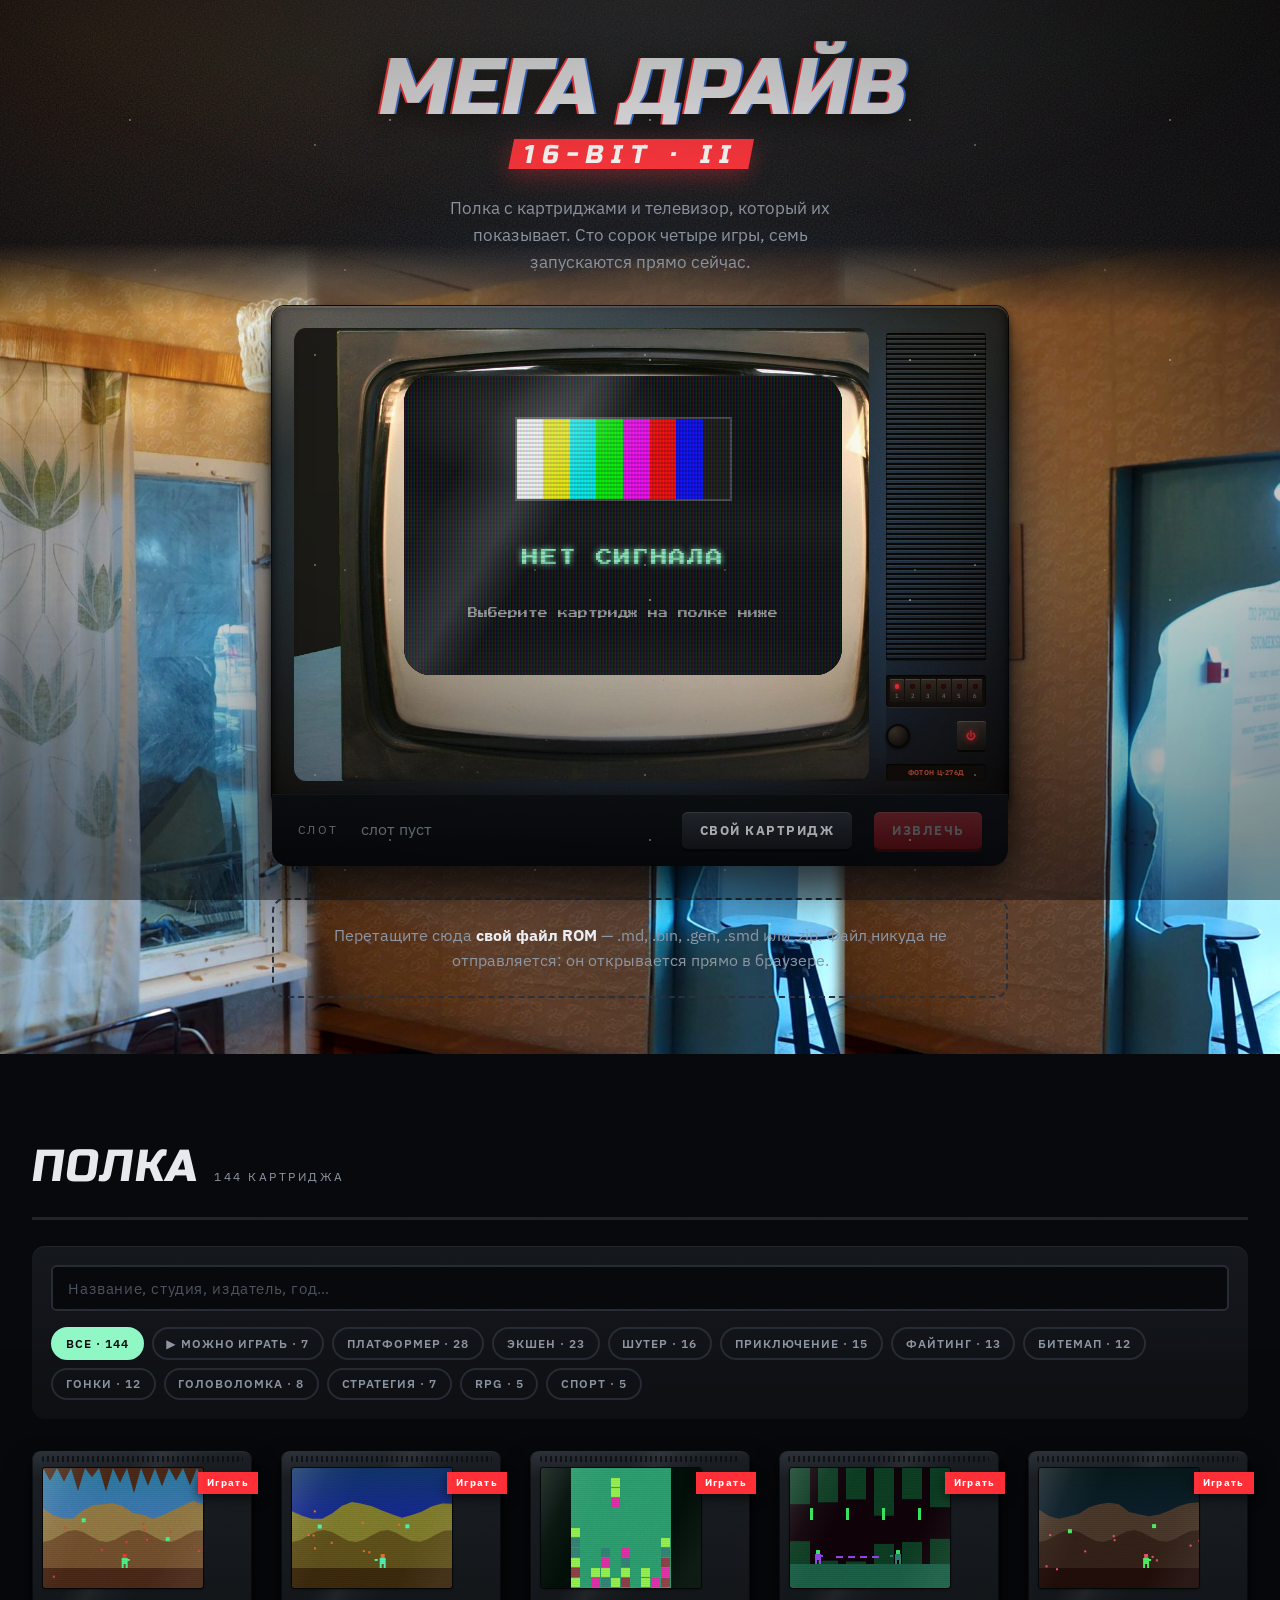
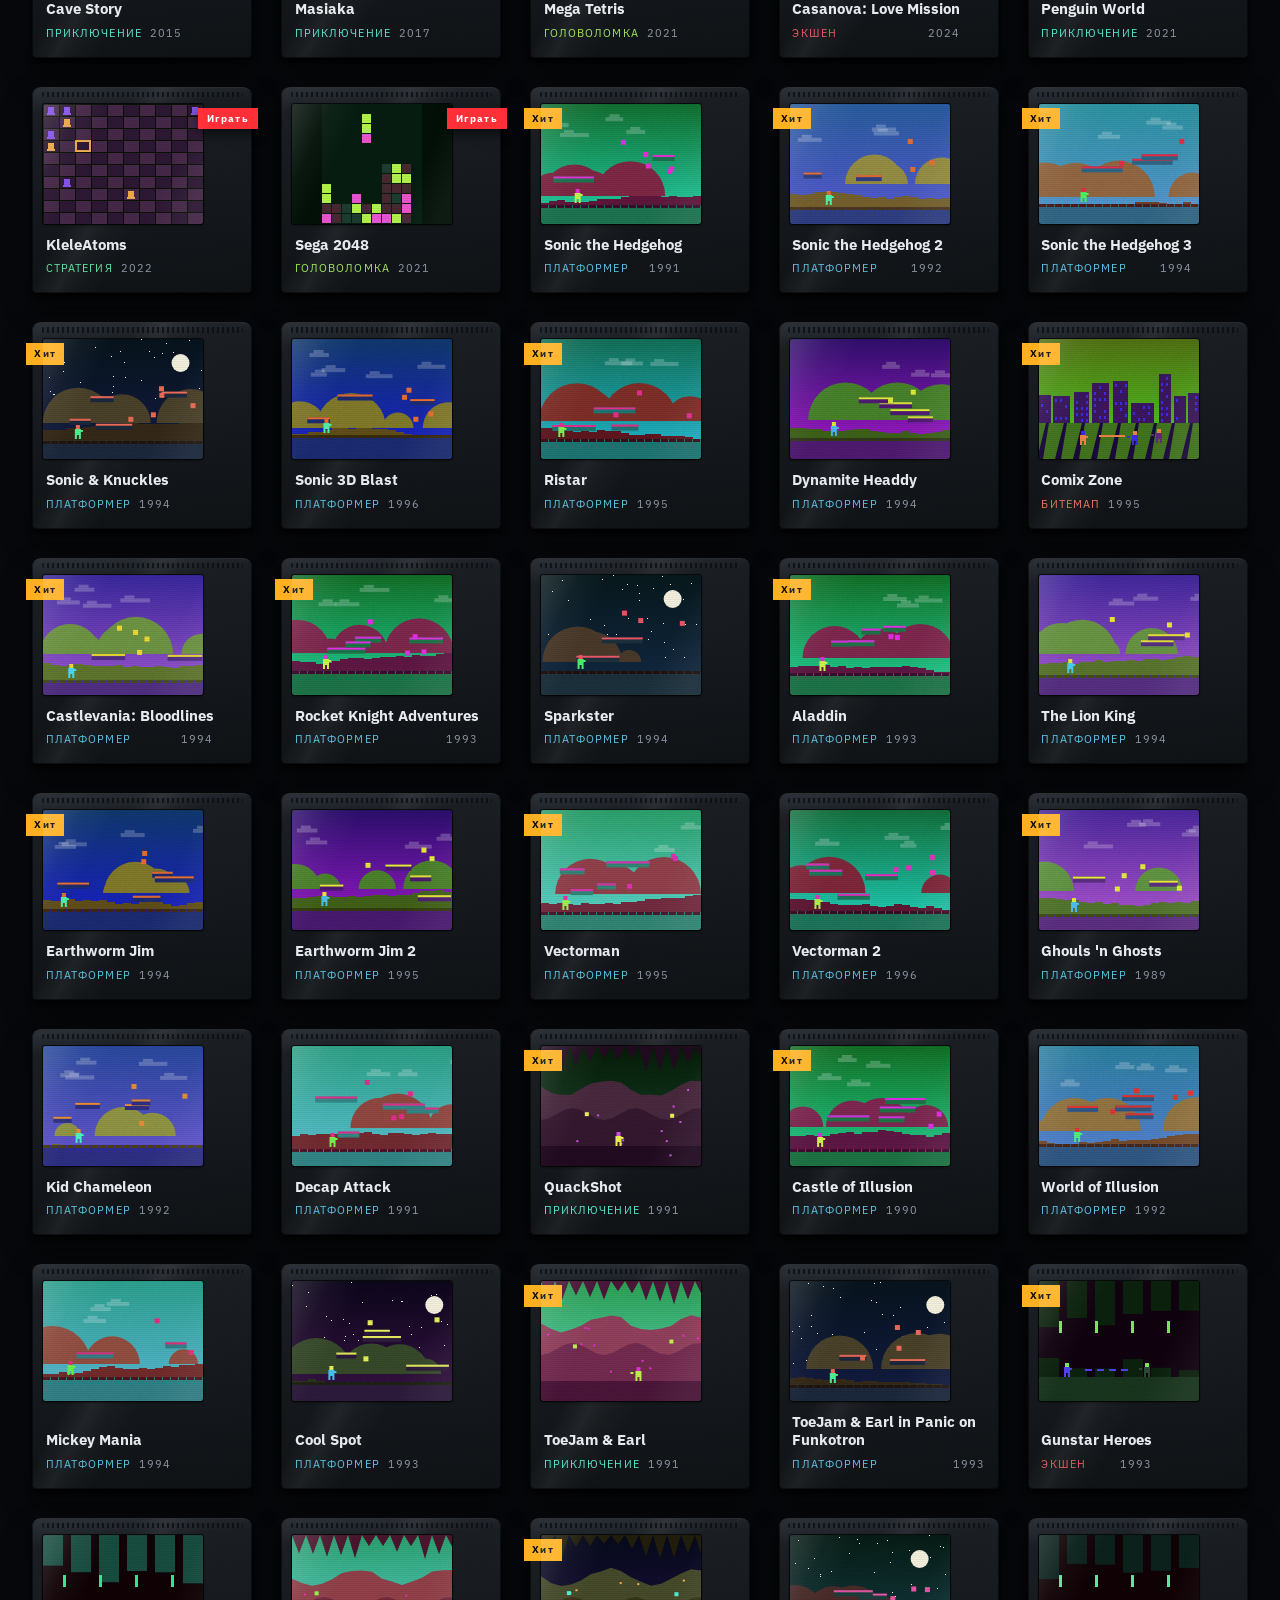
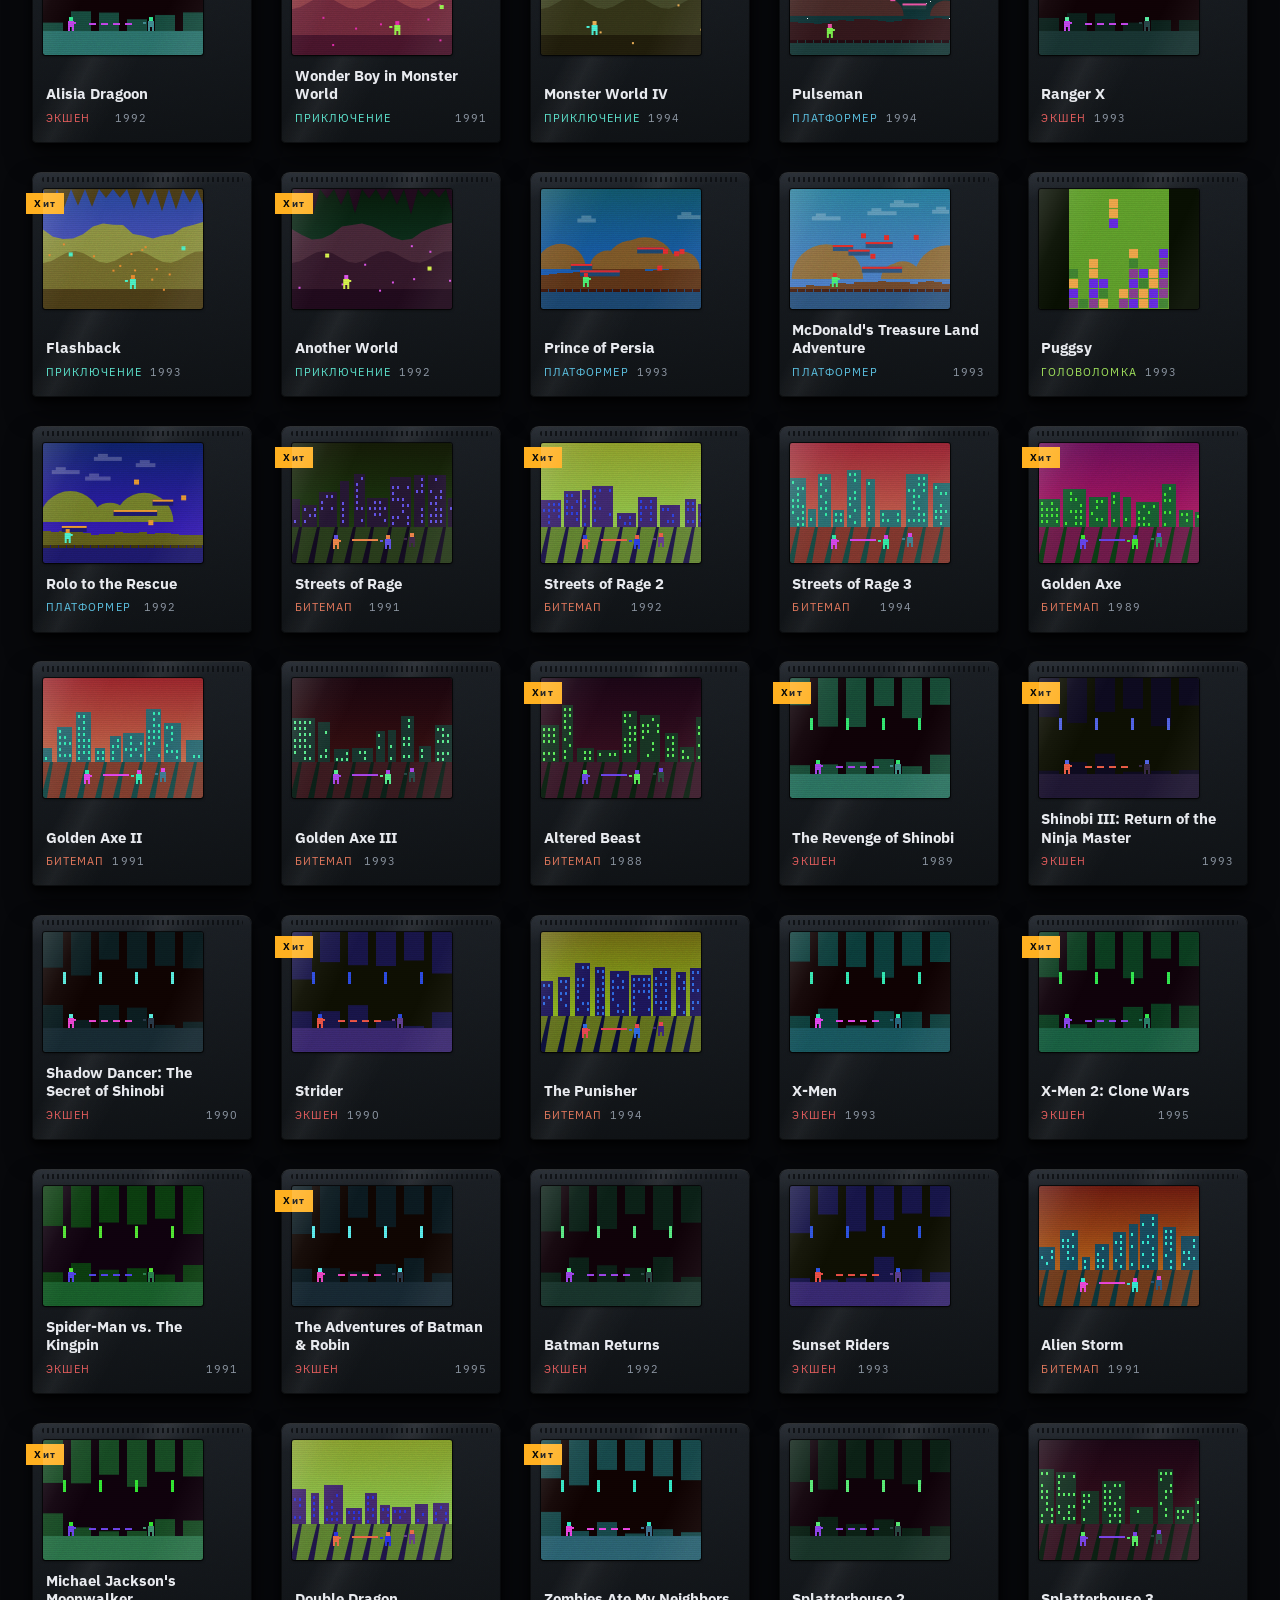
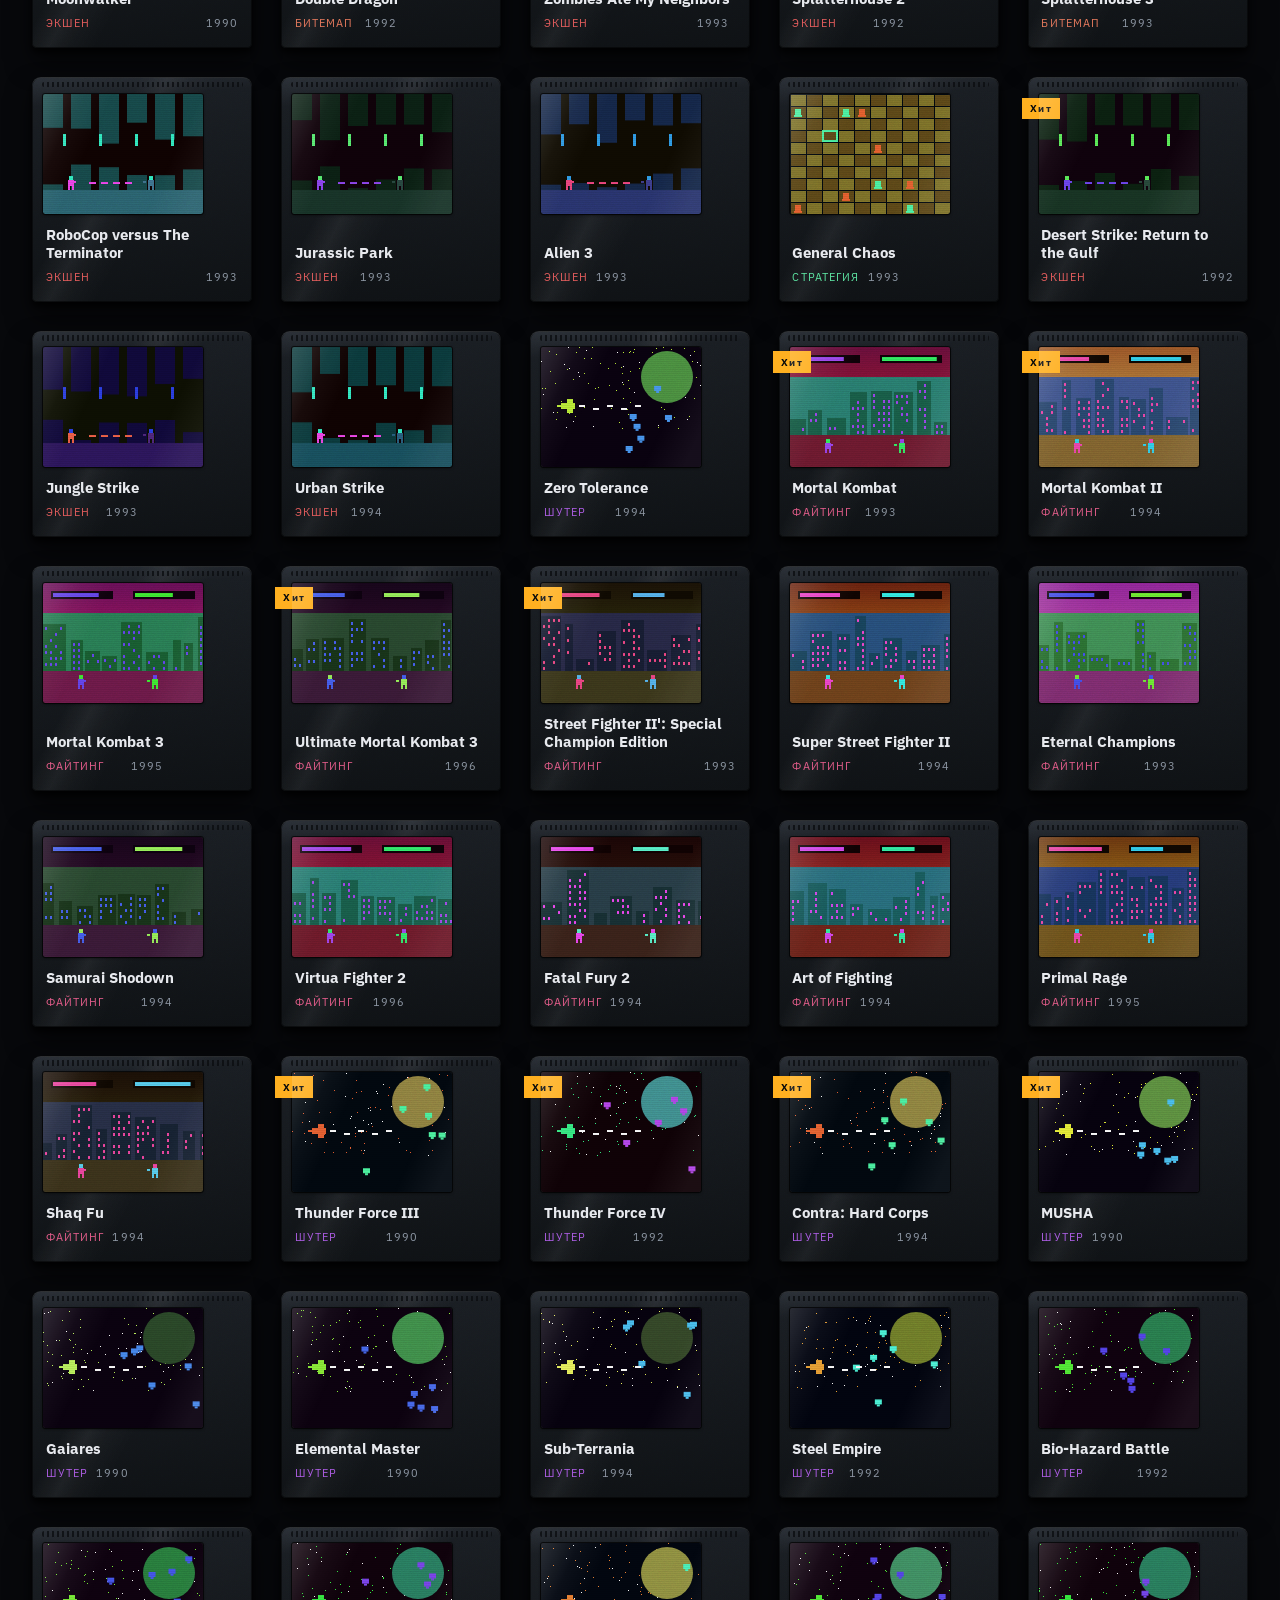
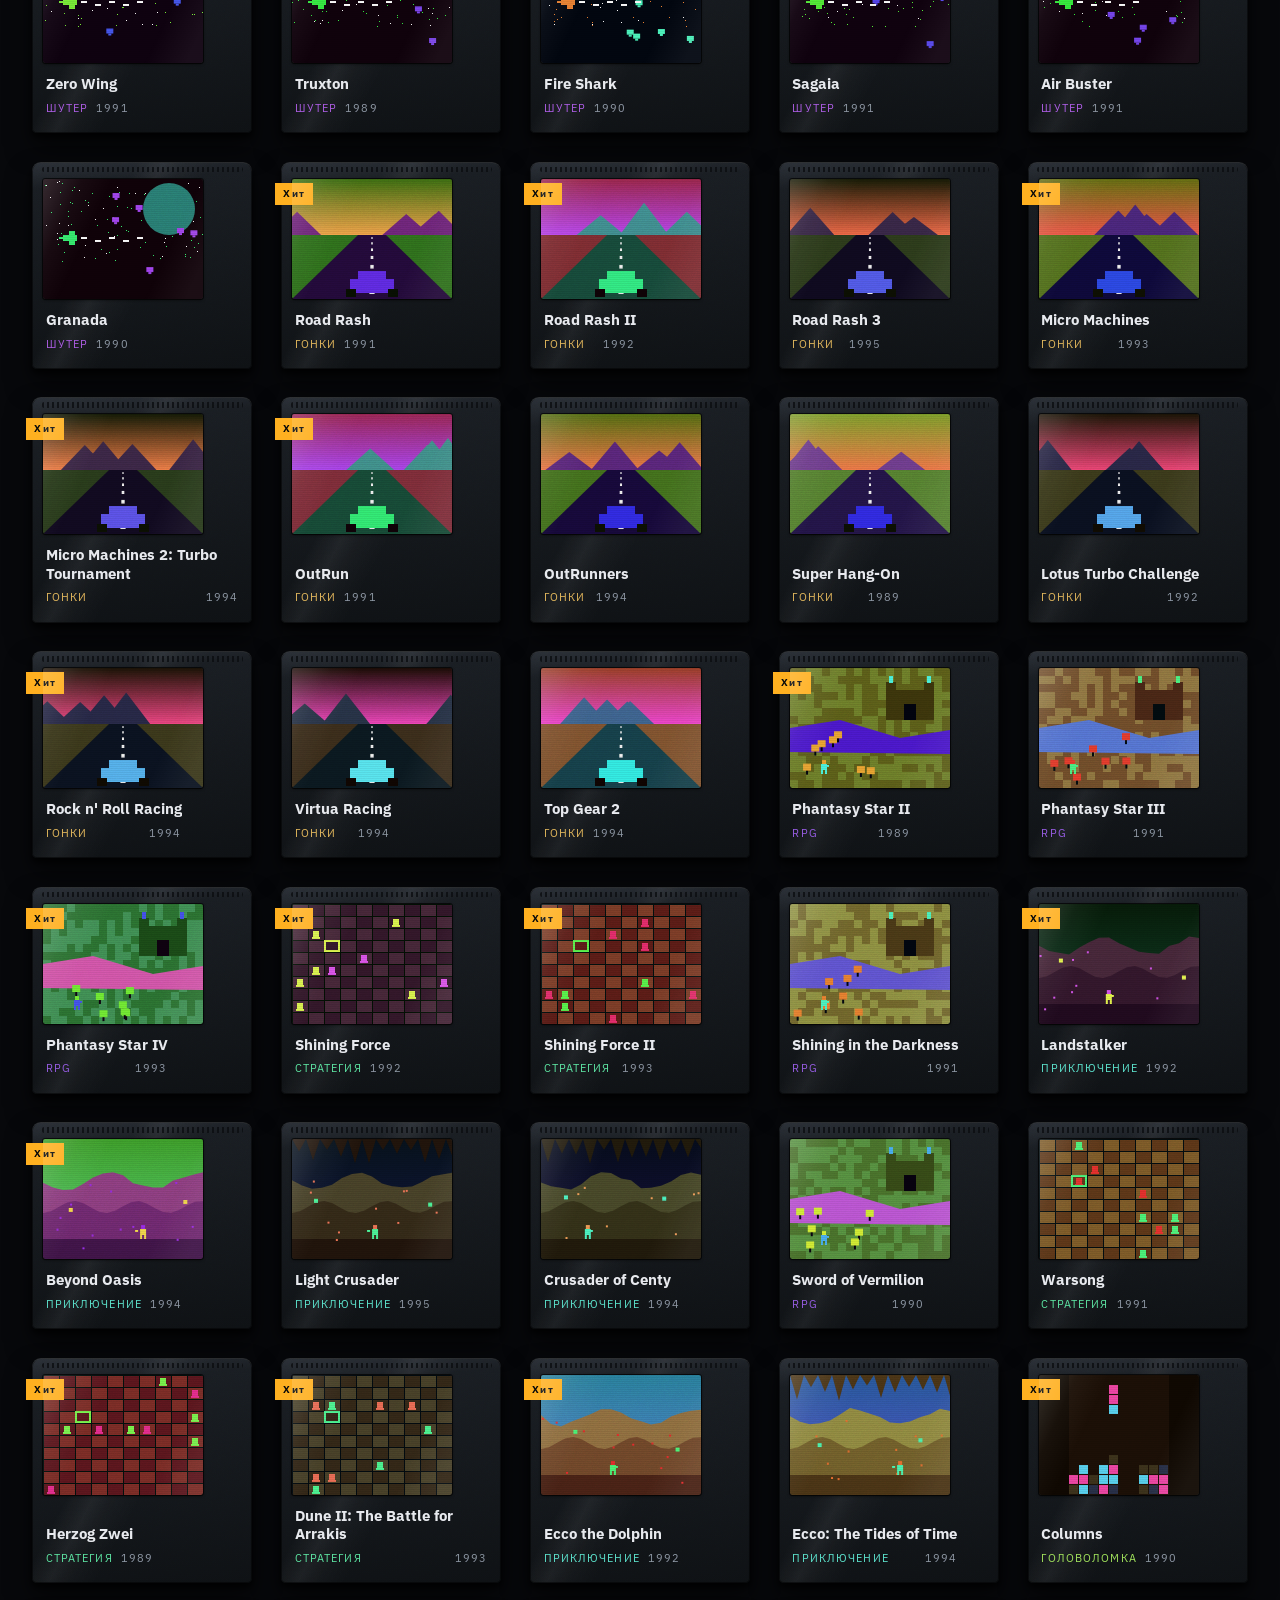
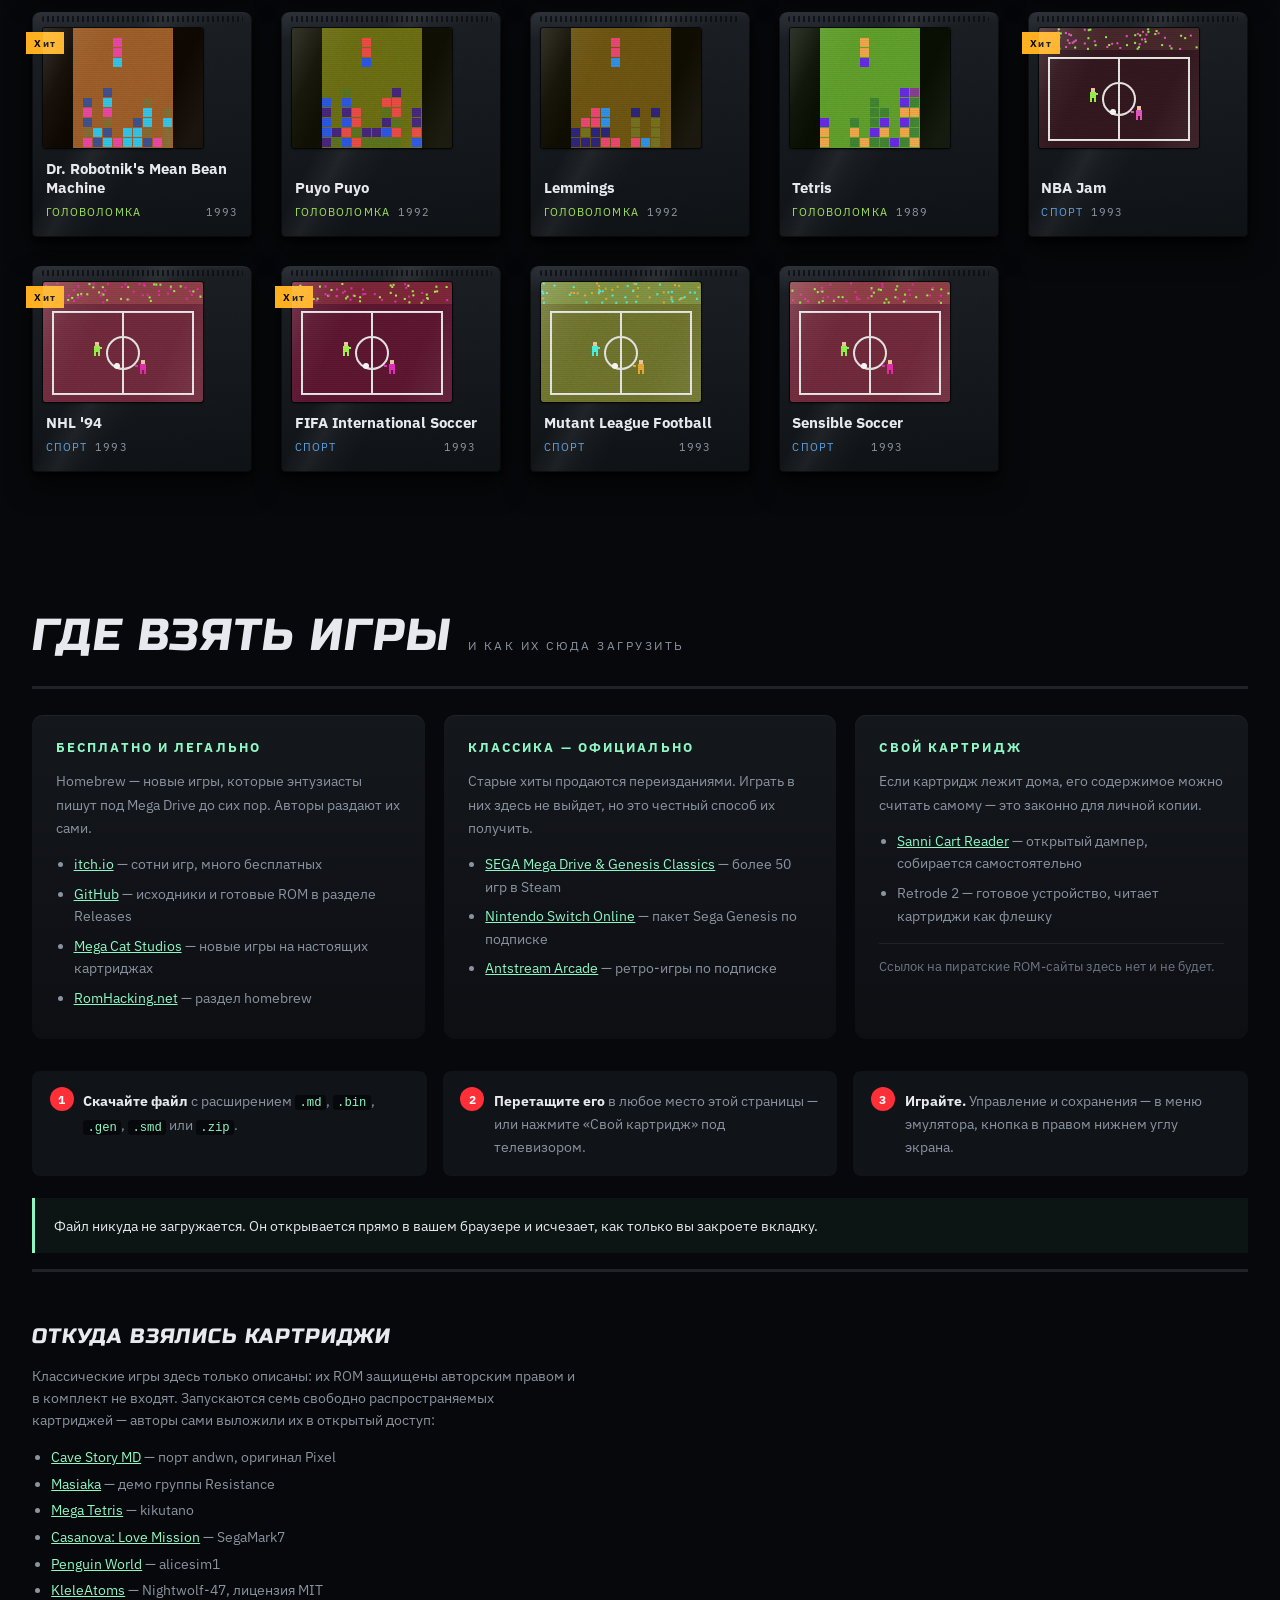
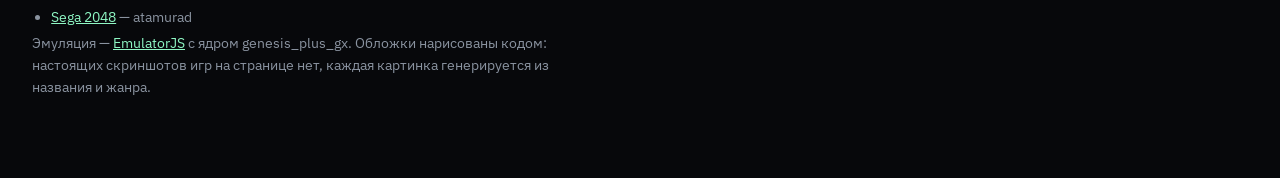
<file: index.html>
<!doctype html>
<html lang="ru">
<head>
<meta charset="utf-8">
<meta name="viewport" content="width=device-width, initial-scale=1">
<title>Мега Драйв II — полка картриджей</title>
<meta name="description" content="Каталог 144 игр Sega Mega Drive II и рабочий эмулятор в браузере. Homebrew-картриджи запускаются сразу, свои — перетаскиванием.">
<link rel="preconnect" href="https://fonts.googleapis.com">
<link rel="preconnect" href="https://fonts.gstatic.com" crossorigin>
<link href="https://fonts.googleapis.com/css2?family=IBM+Plex+Sans:wght@400;600;700&family=Press+Start+2P&family=Russo+One&display=swap" rel="stylesheet">
<link rel="stylesheet" href="assets/css/main.css?v=10">
<link rel="stylesheet" href="assets/css/crt.css?v=10">
<link rel="stylesheet" href="assets/css/photo.css?v=10">
<link rel="icon" href="data:image/svg+xml,%3Csvg xmlns='http://www.w3.org/2000/svg' viewBox='0 0 32 32'%3E%3Crect width='32' height='32' rx='4' fill='%2317191d'/%3E%3Crect x='5' y='9' width='22' height='15' rx='2' fill='%238ef7c4'/%3E%3C/svg%3E">
</head>
<body>

<header class="masthead shell">
  <h1 class="wordmark">
    <span class="wordmark-top">Мега Драйв</span>
    <span class="wordmark-bottom">16-BIT · II</span>
  </h1>
  <p class="tagline">
    Полка с картриджами и телевизор, который их показывает.
    Сто сорок четыре игры, семь запускаются прямо сейчас.
  </p>
</header>

<main>
  <section class="theatre" aria-label="Телевизор">
    <div class="room" aria-hidden="true">
      <img class="room-photo" src="assets/img/room-photo.jpg" alt="">
    </div>

    <div class="tv" id="tv">
      <div class="tv-glow" aria-hidden="true"></div>

      <div class="tv-frame">
        <img class="tv-photo" src="assets/img/foton-bezel.jpg" alt="" draggable="false">

        <div class="screen" id="screen">
        <div class="screen-content" id="screenContent">

          <div class="view-idle" id="viewIdle">
            <div class="idle-bars" id="idleBars" aria-hidden="true"></div>
            <p class="idle-title">НЕТ СИГНАЛА</p>
            <p class="idle-hint">Выберите картридж на полке ниже</p>
          </div>

          <div class="screen-view view-detail" id="viewDetail"></div>
          <div class="screen-view view-game" id="viewGame"></div>

        </div>

        <div class="screen-fx" aria-hidden="true">
          <div class="fx-noise"></div>
          <div class="fx-roll"></div>
          <div class="fx-mask"></div>
          <div class="fx-scan"></div>
          <div class="fx-glass"></div>
        </div>

        <p class="channel-badge" id="channel" aria-hidden="true">CH 00</p>
        </div>
      </div>

      <div class="tv-side">
        <div class="tv-vents" aria-hidden="true"></div>

        <div class="tv-channels" id="channels" role="group" aria-label="Переключатель каналов">
          <button type="button" class="tv-chan is-on" aria-pressed="true"><span>1</span></button>
          <button type="button" class="tv-chan" aria-pressed="false"><span>2</span></button>
          <button type="button" class="tv-chan" aria-pressed="false"><span>3</span></button>
          <button type="button" class="tv-chan" aria-pressed="false"><span>4</span></button>
          <button type="button" class="tv-chan" aria-pressed="false"><span>5</span></button>
          <button type="button" class="tv-chan" aria-pressed="false"><span>6</span></button>
        </div>

        <div class="tv-knobs">
          <span class="tv-knob" aria-hidden="true"></span>
          <button class="tv-power" id="power" type="button" aria-pressed="false">
            <span aria-hidden="true">⏻</span>
            <span class="visually-hidden">Включить или выключить телевизор</span>
          </button>
        </div>

        <span class="tv-badge" aria-hidden="true">ФОТОН Ц-276Д</span>
      </div>
    </div>

    <div class="shelf">
      <span class="slot-label">Слот</span>
      <span class="slot-title" id="slotTitle" data-empty="true">слот пуст</span>
      <button class="btn" id="btnLoad" type="button">Свой картридж</button>
      <button class="btn btn-red" id="btnEject" type="button" disabled>Извлечь</button>
      <input type="file" id="fileInput" class="visually-hidden" accept=".md,.bin,.gen,.smd,.68k,.sgd,.zip">
    </div>

    <p class="dropzone" id="dropzone">
      Перетащите сюда <strong>свой файл ROM</strong> — .md, .bin, .gen, .smd или .zip.
      Файл никуда не отправляется: он открывается прямо в браузере.
    </p>
  </section>

  <section class="catalog shell" aria-label="Каталог игр">
    <div class="section-head">
      <h2 class="section-title">Полка</h2>
      <span class="section-count" id="resultCount"></span>
    </div>

    <div class="filters">
      <div class="filter-row">
        <label class="visually-hidden" for="search">Поиск по каталогу</label>
        <input class="search" id="search" type="search" placeholder="Название, студия, издатель, год…" autocomplete="off">
      </div>
      <div class="filter-row" id="chips"></div>
    </div>

    <ul class="grid" id="grid"></ul>
  </section>

  <section class="guide shell" id="guide" aria-label="Где взять игры">
    <div class="section-head">
      <h2 class="section-title">Где взять игры</h2>
      <span class="section-count">и как их сюда загрузить</span>
    </div>

    <div class="guide-grid">
      <article class="guide-card">
        <h3 class="guide-title">Бесплатно и легально</h3>
        <p>Homebrew — новые игры, которые энтузиасты пишут под Mega Drive до сих пор. Авторы раздают их сами.</p>
        <ul class="guide-links">
          <li><a href="https://itch.io/games/tag-sega-genesis" target="_blank" rel="noopener">itch.io</a> — сотни игр, много бесплатных</li>
          <li><a href="https://github.com/topics/segagenesis" target="_blank" rel="noopener">GitHub</a> — исходники и готовые ROM в разделе Releases</li>
          <li><a href="https://megacatstudios.com/collections/sega-genesis" target="_blank" rel="noopener">Mega Cat Studios</a> — новые игры на настоящих картриджах</li>
          <li><a href="https://www.romhacking.net/homebrew/" target="_blank" rel="noopener">RomHacking.net</a> — раздел homebrew</li>
        </ul>
      </article>

      <article class="guide-card">
        <h3 class="guide-title">Классика — официально</h3>
        <p>Старые хиты продаются переизданиями. Играть в них здесь не выйдет, но это честный способ их получить.</p>
        <ul class="guide-links">
          <li><a href="https://store.steampowered.com/app/34270/" target="_blank" rel="noopener">SEGA Mega Drive &amp; Genesis Classics</a> — более 50 игр в Steam</li>
          <li><a href="https://www.nintendo.com/us/switch/online/" target="_blank" rel="noopener">Nintendo Switch Online</a> — пакет Sega Genesis по подписке</li>
          <li><a href="https://www.antstream.com/" target="_blank" rel="noopener">Antstream Arcade</a> — ретро-игры по подписке</li>
        </ul>
      </article>

      <article class="guide-card">
        <h3 class="guide-title">Свой картридж</h3>
        <p>Если картридж лежит дома, его содержимое можно считать самому — это законно для личной копии.</p>
        <ul class="guide-links">
          <li><a href="https://github.com/sanni/cartreader" target="_blank" rel="noopener">Sanni Cart Reader</a> — открытый дампер, собирается самостоятельно</li>
          <li>Retrode 2 — готовое устройство, читает картриджи как флешку</li>
        </ul>
        <p class="guide-warn">Ссылок на пиратские ROM-сайты здесь нет и не будет.</p>
      </article>
    </div>

    <ol class="guide-steps">
      <li><b>Скачайте файл</b> с расширением <code>.md</code>, <code>.bin</code>, <code>.gen</code>, <code>.smd</code> или <code>.zip</code>.</li>
      <li><b>Перетащите его</b> в любое место этой страницы — или нажмите «Свой картридж» под телевизором.</li>
      <li><b>Играйте.</b> Управление и сохранения — в меню эмулятора, кнопка в правом нижнем углу экрана.</li>
    </ol>

    <p class="guide-privacy">
      Файл никуда не загружается. Он открывается прямо в вашем браузере и исчезает,
      как только вы закроете вкладку.
    </p>
  </section>
</main>

<!-- Плёночное зерно и виньетка кадра. Только визуал — от читалки скрыто. -->
<div class="photo-lamp" aria-hidden="true"></div>
<div class="photo-dust" aria-hidden="true"></div>
<div class="photo-grain" aria-hidden="true"></div>
<div class="photo-vignette" aria-hidden="true"></div>

<footer class="colophon shell">
  <h2>Откуда взялись картриджи</h2>
  <p>
    Классические игры здесь только описаны: их ROM защищены авторским правом и в комплект не входят.
    Запускаются семь свободно распространяемых картриджей — авторы сами выложили их в открытый доступ:
  </p>
  <ul>
    <li><a href="https://github.com/andwn/cave-story-md">Cave Story MD</a> — порт andwn, оригинал Pixel</li>
    <li><a href="https://github.com/ResistanceVault/demo-Masiaka">Masiaka</a> — демо группы Resistance</li>
    <li><a href="https://github.com/kikutano/Mega-Tetris-for-SEGA-Genesis">Mega Tetris</a> — kikutano</li>
    <li><a href="https://github.com/SegaMark7/Casanova-love-mission">Casanova: Love Mission</a> — SegaMark7</li>
    <li><a href="https://github.com/alicesim1/Penguin-World">Penguin World</a> — alicesim1</li>
    <li><a href="https://github.com/Nightwolf-47/KleleAtoms-MD">KleleAtoms</a> — Nightwolf-47, лицензия MIT</li>
    <li><a href="https://github.com/atamurad/sega-2048">Sega 2048</a> — atamurad</li>
  </ul>
  <p>
    Эмуляция — <a href="https://emulatorjs.org/">EmulatorJS</a> с ядром genesis_plus_gx.
    Обложки нарисованы кодом: настоящих скриншотов игр на странице нет, каждая картинка
    генерируется из названия и жанра.
  </p>
</footer>

<script src="assets/js/data.js?v=10"></script>
<script src="assets/js/catalog.js?v=10"></script>
<script src="assets/js/art.js?v=10"></script>
<script src="assets/js/app.js?v=10"></script>
</body>
</html>
</file>
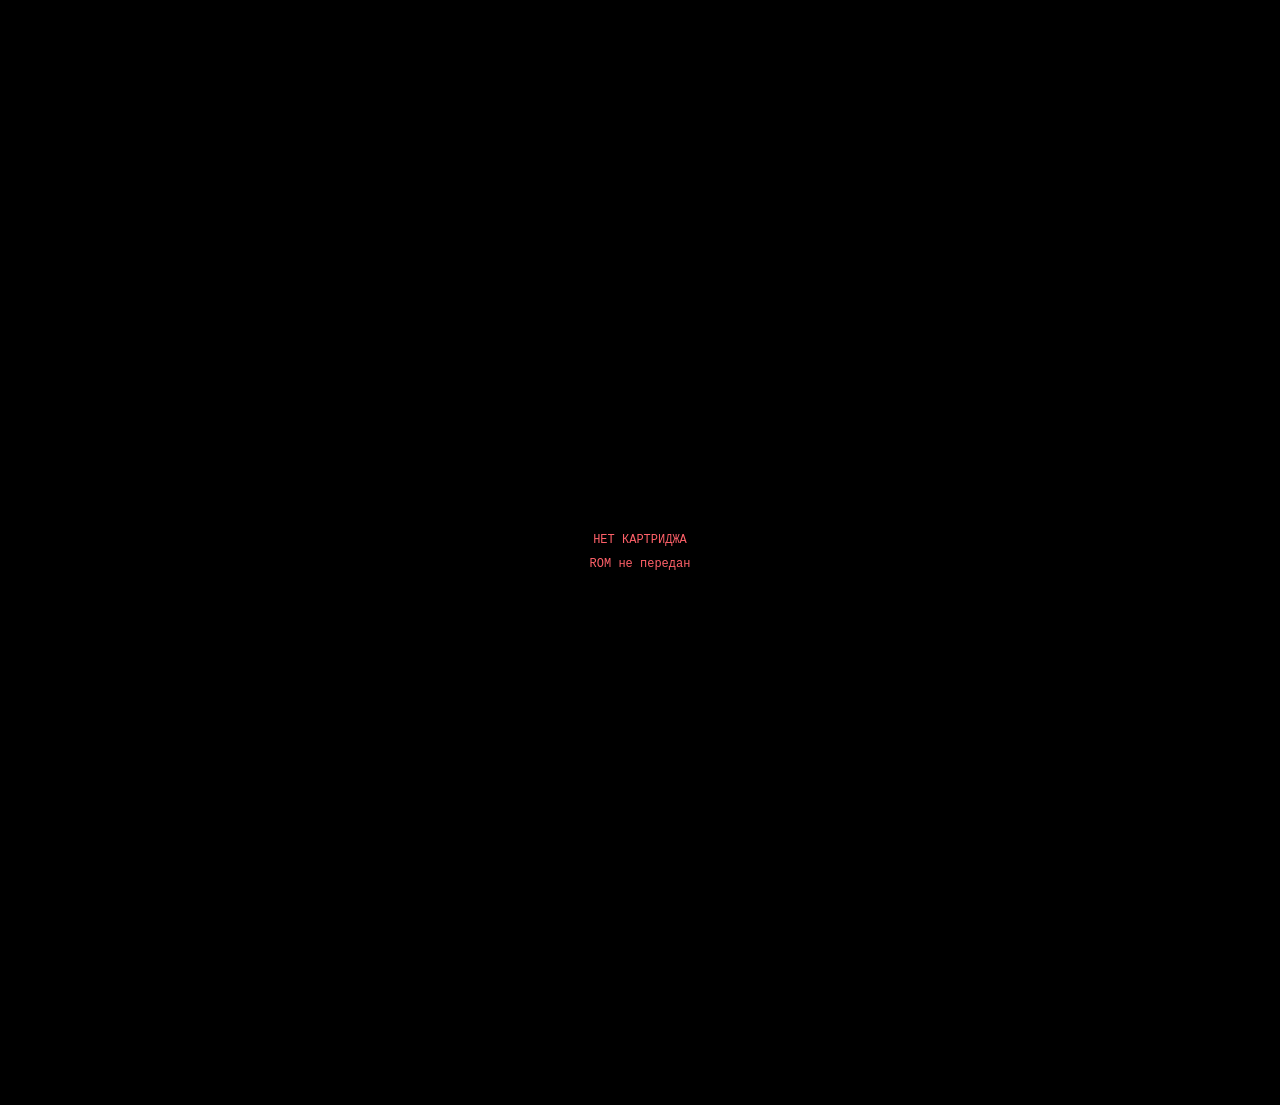
<file: player.html>
<!doctype html>
<html lang="ru">
<head>
<meta charset="utf-8">
<meta name="viewport" content="width=device-width, initial-scale=1">
<title>Картридж</title>
<link rel="icon" href="data:,">
<style>
  html, body { margin: 0; height: 100%; background: #000; overflow: hidden; }
  #game { width: 100%; height: 100%; }
  .fail {
    display: grid; place-content: center; height: 100%; padding: 8%;
    color: #ff6169; font: 12px/2 "Courier New", monospace; text-align: center;
  }
</style>
</head>
<body>
<div id="game"></div>
<script>
  // Изолированная страница под эмулятор: одна игра — одна загрузка,
  // никакого демонтажа состояния между картриджами.
  const params = new URLSearchParams(location.search);
  const rom = params.get("rom");
  const name = params.get("name") || "Картридж";

  if (!rom) {
    document.getElementById("game").innerHTML =
      '<div class="fail">НЕТ КАРТРИДЖА<br>ROM не передан</div>';
  } else {
    window.EJS_player = "#game";
    window.EJS_core = "segaMD";
    window.EJS_pathtodata = "https://cdn.emulatorjs.org/stable/data/";
    window.EJS_gameUrl = rom;
    window.EJS_gameName = name;
    window.EJS_language = "ru";
    window.EJS_color = "#ff2f38";
    window.EJS_backgroundColor = "#000000";
    window.EJS_startOnLoaded = true;
    window.EJS_startButtonName = "СТАРТ";
    /* Без этого EmulatorJS берёт -legacy сборку ядра: в отчёте ядра на CDN
       поле options пустое, и WebGL2 остаётся выключенным. Там, где WebGL2
       не поддерживается, эмулятор сам вернётся на legacy. */
    window.EJS_defaultOptions = { webgl2Enabled: "enabled" };

    /* Сборка stable, а не latest: в ядрах latest не экспортирована
       EmulatorJSGetState, и сохранение падало с FAILED TO SAVE STATE.
       Русского словаря в stable нет, поэтому берём его из latest —
       единственный файл, который подменяется. */
    const cdnFetch = window.fetch.bind(window);
    window.fetch = (input, init) => {
      const url = String(input && input.url ? input.url : input);
      return url.includes("/stable/data/localization/")
        ? cdnFetch(url.replace("/stable/", "/latest/"), init)
        : cdnFetch(input, init);
    };

    const s = document.createElement("script");
    s.src = "https://cdn.emulatorjs.org/stable/data/loader.js";
    s.onerror = () => {
      document.getElementById("game").innerHTML =
        '<div class="fail">НЕТ СВЯЗИ С CDN<br>эмулятор не загрузился<br>проверьте интернет</div>';
    };
    document.body.appendChild(s);
  }

  /* Стрелки и пробел — это геймпад, а не прокрутка. Страница под iframe
     не скроллится, поэтому браузер уводил прокрутку на родительскую. */
  const PAD_KEYS = new Set([
    "ArrowUp", "ArrowDown", "ArrowLeft", "ArrowRight",
    "Space", "PageUp", "PageDown", "Home", "End",
  ]);

  addEventListener("keydown", (e) => {
    if (!PAD_KEYS.has(e.code)) return;
    if (e.target.closest("input, textarea, select, [contenteditable]")) return;
    e.preventDefault();
  }, { capture: true });
</script>
</body>
</html>
</file>
<file: assets/css/main.css>
/* ============================================================
   Страница: тёмная комната, в которой стоит телевизор.
   Правило типографики: всё, что «на экране» — пиксельный шрифт,
   всё, что «в комнате» — печатный. Смешивать нельзя.
   ============================================================ */

:root {
  --void: #05070a;
  --room: #0b0d11;
  --case: #241d18;
  --case-lit: #4a4038;
  --phos: #8ef7c4;
  --red: #ff2f38;
  --blue: #2f6fe4;
  --amber: #ffb020;
  --paper: #e7e9ee;
  --muted: #8a93a0;

  /* Обязательное требование: кириллица в самом шрифте, а не в фолбэке. */
  --font-display: "Russo One", "Impact", system-ui, sans-serif;
  --font-body: "IBM Plex Sans", system-ui, sans-serif;
  --font-screen: "Press Start 2P", "Courier New", monospace;

  --shell: min(100% - 2.4rem, 76rem);
  --tv-w: min(100% - 2.4rem, 46rem, calc(120vh - 90px));

  --noise-tex: url("data:image/svg+xml,%3Csvg xmlns='http://www.w3.org/2000/svg' width='160' height='160'%3E%3Cfilter id='n'%3E%3CfeTurbulence type='fractalNoise' baseFrequency='0.8' numOctaves='3'/%3E%3C/filter%3E%3Crect width='160' height='160' filter='url(%23n)' opacity='0.5'/%3E%3C/svg%3E");
}

* { box-sizing: border-box; }

body {
  margin: 0;
  background: var(--room);
  color: var(--paper);
  font-family: var(--font-body);
  font-size: 16px;
  line-height: 1.6;
  overflow-x: hidden;
  -webkit-font-smoothing: antialiased;
}

/* Тёмная комната: свет падает сверху и от телевизора */
body::before {
  content: "";
  position: fixed;
  inset: 0;
  z-index: -2;
  pointer-events: none;
  background:
    radial-gradient(90% 60% at 50% -10%, #1a1f27 0%, transparent 60%),
    radial-gradient(70% 50% at 50% 110%, #12161c 0%, transparent 70%);
}

body::after {
  content: "";
  position: fixed;
  inset: 0;
  z-index: -1;
  pointer-events: none;
  opacity: 0.28;
  background-image: var(--noise-tex);
  background-size: 200px 200px;
}

.shell { width: var(--shell); margin-inline: auto; }

:where(a) { color: var(--phos); }

:where(a, button, input, select, [tabindex]):focus-visible {
  outline: 3px solid var(--amber);
  outline-offset: 3px;
  border-radius: 2px;
}

.visually-hidden {
  position: absolute;
  width: 1px; height: 1px;
  padding: 0; margin: -1px;
  overflow: hidden;
  clip-path: inset(50%);
  white-space: nowrap;
}

/* --- Шапка -------------------------------------------------- */

.masthead {
  padding: clamp(1.4rem, 4vw, 3rem) 0 clamp(1.2rem, 2.5vw, 2rem);
  text-align: center;
}

.wordmark {
  margin: 0;
  font-family: var(--font-display);
  font-weight: 400;
  line-height: 1.02;
  letter-spacing: -0.005em;
  text-transform: uppercase;
  transform: skewX(-11deg);
}

.wordmark-top {
  display: block;
  font-size: clamp(2rem, 8.4vw, 5rem);
  color: var(--paper);
  text-shadow:
    -2px 0 var(--red),
    2px 0 var(--blue),
    0 0.5rem 2rem rgb(0 0 0 / 0.9);
}

.wordmark-bottom {
  display: inline-block;
  margin-top: 0.35em;
  padding: 0.12em 0.5em 0.06em;
  font-size: clamp(0.85rem, 3.2vw, 1.6rem);
  letter-spacing: 0.3em;
  color: #fff;
  background: var(--red);
  box-shadow: 0 0.4rem 1.4rem rgb(255 47 56 / 0.35);
}

.tagline {
  max-width: 44ch;
  margin: 1.6rem auto 0;
  transform: none;
  color: var(--muted);
  font-size: clamp(0.9rem, 1.6vw, 1.05rem);
}

/* --- Зона телевизора ---------------------------------------- */

.theatre {
  position: relative;
  padding-top: clamp(0.5rem, 3vw, 2.5rem);
  padding-bottom: clamp(2rem, 5vw, 3.5rem);
  isolation: isolate;
}

/* --- Комната вокруг телевизора ------------------------------ */
/* Квартира начала девяностых: обои в мелкий цветочек, ковёр на стене,
   паркет и всё хозяйство на полу. Слой чисто декоративный — клики
   проходят насквозь, на узком экране боковины уходят. */

.room {
  --floor: 27%;
  position: absolute;
  inset: -1.5rem 0 0;
  z-index: 0;
  overflow: hidden;
  pointer-events: none;
  user-select: none;
  background: radial-gradient(120% 78% at 50% 0%, #2a2118 0%, #1a150f 58%, #0b0a08 100%);
  transition: filter 700ms ease;
}

/* Обои: мелкий цветочек по всей стене, как в каждой второй квартире */
.room::before {
  content: "";
  position: absolute;
  inset: 0 0 var(--floor);
  opacity: 0.42;
  background-image: url("data:image/svg+xml,%3Csvg xmlns='http://www.w3.org/2000/svg' width='72' height='72'%3E%3Cg fill='%23574026'%3E%3Cg transform='translate(18 18)'%3E%3Cellipse cx='0' cy='-7' rx='3' ry='5'/%3E%3Cellipse cx='0' cy='7' rx='3' ry='5'/%3E%3Cellipse cx='-7' cy='0' rx='5' ry='3'/%3E%3Cellipse cx='7' cy='0' rx='5' ry='3'/%3E%3Ccircle cx='0' cy='0' r='2.6' fill='%237a5a33'/%3E%3C/g%3E%3Cg transform='translate(54 54)'%3E%3Cellipse cx='0' cy='-7' rx='3' ry='5'/%3E%3Cellipse cx='0' cy='7' rx='3' ry='5'/%3E%3Cellipse cx='-7' cy='0' rx='5' ry='3'/%3E%3Cellipse cx='7' cy='0' rx='5' ry='3'/%3E%3Ccircle cx='0' cy='0' r='2.6' fill='%237a5a33'/%3E%3C/g%3E%3Cg fill='%234a3620'%3E%3Ccircle cx='54' cy='18' r='2.4'/%3E%3Ccircle cx='18' cy='54' r='2.4'/%3E%3C/g%3E%3C/g%3E%3C/svg%3E");
  background-size: 72px 72px;
}

/* Паркет и плинтус */
.room::after {
  content: "";
  position: absolute;
  left: 0;
  right: 0;
  bottom: 0;
  height: var(--floor);
  background:
    linear-gradient(180deg, rgb(0 0 0 / 0.6) 0%, transparent 26%),
    repeating-linear-gradient(97deg, #2a1e14 0 38px, #211710 38px 76px),
    linear-gradient(180deg, #2e2117, #14100c);
  box-shadow: inset 0 7px 0 #382a1c, inset 0 9px 0 #0b0907;
}

/* Мебель и живность стоят на полу, а не под ним.
   Размеры задают правила ниже — здесь их нет намеренно,
   иначе они перебивают их по специфичности. */
.room img {
  position: absolute;
  z-index: 1;
}

/* Ковёр над телевизором — на четырёх гвоздях, слегка провис */
.room-wall {
  top: 0;
  left: 50%;
  height: calc(100% - var(--floor));
  width: auto;
  max-width: none;
  transform: translateX(-50%);
  opacity: 0.92;
}

.room-side {
  bottom: 1.5%;
  height: clamp(10rem, 25vh, 19rem);
  width: auto;
}

.room-left { left: clamp(-2rem, -1vw, 0rem); }
.room-right { right: clamp(-2rem, -1vw, 0rem); }

/* Телевизор включили — комната ожила */
.theatre:has(.tv.is-on) .room { filter: brightness(1.22) saturate(1.06); }

/* Узкий экран: остаются ковёр, обои и пол, хозяйство по бокам убирается */
@media (max-width: 1180px) {
  .room-side { display: none; }
  .room { --floor: 20%; }
}

/* Всё, что стоит в комнате, — поверх неё */
.theatre > :not(.room) { position: relative; z-index: 1; }

/* Полка под телевизором со слотом картриджа */
.shelf {
  width: var(--tv-w);
  margin: -0.6rem auto 0;
  padding: 1.1rem 1.6rem;
  display: flex;
  flex-wrap: wrap;
  align-items: center;
  gap: 0.8rem 1.4rem;
  border-radius: 0 0 1rem 1rem;
  background: linear-gradient(180deg, #101317, #0a0c0f);
  box-shadow: inset 0 1px 0 rgb(255 255 255 / 0.05), 0 1.2rem 2.4rem rgb(0 0 0 / 0.6);
}

.slot-label {
  font-size: 0.72rem;
  letter-spacing: 0.22em;
  text-transform: uppercase;
  color: var(--muted);
}

.slot-title {
  flex: 1 1 12rem;
  min-width: 0;
  font-weight: 600;
  color: var(--paper);
  overflow: hidden;
  text-overflow: ellipsis;
  white-space: nowrap;
}

.slot-title[data-empty="true"] { color: var(--muted); font-weight: 400; }

/* --- Кнопки в стиле корпуса приставки ------------------------ */

.btn {
  appearance: none;
  border: none;
  cursor: pointer;
  display: inline-flex;
  align-items: center;
  gap: 0.5rem;
  padding: 0.62rem 1.1rem;
  border-radius: 0.35rem;
  font-family: var(--font-body);
  font-size: 0.8rem;
  font-weight: 700;
  letter-spacing: 0.12em;
  text-transform: uppercase;
  color: var(--paper);
  background: linear-gradient(180deg, #2b3038, #171a1f);
  box-shadow: 0 3px 0 #08090c, inset 0 1px 0 rgb(255 255 255 / 0.12);
  transition: transform 90ms ease, box-shadow 90ms ease, background 160ms ease;
}

.btn:hover { background: linear-gradient(180deg, #343a44, #1c2026); }
.btn:active { transform: translateY(3px); box-shadow: 0 0 0 #08090c, inset 0 2px 4px rgb(0 0 0 / 0.7); }
.btn[disabled] { opacity: 0.4; cursor: not-allowed; transform: none; }

.btn-red {
  color: #fff;
  background: linear-gradient(180deg, #ff4a52, #c8161d);
  box-shadow: 0 3px 0 #6d0a0e, inset 0 1px 0 rgb(255 255 255 / 0.28);
}
.btn-red:hover { background: linear-gradient(180deg, #ff6169, #d81c24); }
.btn-red:active { box-shadow: 0 0 0 #6d0a0e, inset 0 2px 4px rgb(0 0 0 / 0.4); }

/* --- Каталог ------------------------------------------------ */

.catalog { padding: clamp(2.5rem, 6vw, 5rem) 0 4rem; }

.section-head {
  display: flex;
  flex-wrap: wrap;
  align-items: baseline;
  gap: 0.4rem 1rem;
  margin-bottom: 1.6rem;
  padding-bottom: 0.9rem;
  border-bottom: 3px solid #1e2229;
}

.section-title {
  margin: 0;
  font-family: var(--font-display);
  font-weight: 400;
  font-size: clamp(1.6rem, 5vw, 2.8rem);
  letter-spacing: 0.02em;
  text-transform: uppercase;
  transform: skewX(-8deg);
}

.section-count {
  font-size: 0.78rem;
  letter-spacing: 0.2em;
  text-transform: uppercase;
  color: var(--muted);
}

/* Панель фильтров — как ряд переключателей на корпусе */
.filters {
  display: grid;
  gap: 1rem;
  margin-bottom: 2rem;
  padding: 1.2rem;
  border-radius: 0.8rem;
  background: linear-gradient(180deg, #14171c, #0d0f13);
  box-shadow: inset 0 1px 0 rgb(255 255 255 / 0.05);
}

.filter-row {
  display: flex;
  flex-wrap: wrap;
  align-items: center;
  gap: 0.5rem;
}

.search {
  flex: 1 1 16rem;
  min-width: 0;
  padding: 0.7rem 0.95rem;
  border: 2px solid #262b33;
  border-radius: 0.35rem;
  background: #06080b;
  color: var(--phos);
  font-family: var(--font-body);
  font-size: 0.95rem;
  letter-spacing: 0.04em;
}

.search::placeholder { color: #4a525d; }
.search:focus { border-color: var(--phos); }

.chip {
  appearance: none;
  cursor: pointer;
  padding: 0.42rem 0.8rem;
  border: 2px solid #262b33;
  border-radius: 999px;
  background: transparent;
  color: var(--muted);
  font-family: var(--font-body);
  font-size: 0.76rem;
  font-weight: 600;
  letter-spacing: 0.08em;
  text-transform: uppercase;
  transition: color 140ms ease, border-color 140ms ease, background 140ms ease;
}

.chip:hover { color: var(--paper); border-color: #3c434e; }

.chip[aria-pressed="true"] {
  color: #06080b;
  background: var(--phos);
  border-color: var(--phos);
}

/* --- Сетка картриджей --------------------------------------- */

.grid {
  display: grid;
  grid-template-columns: repeat(auto-fill, minmax(11.5rem, 1fr));
  gap: clamp(1rem, 2.4vw, 1.8rem);
  list-style: none;
  margin: 0;
  padding: 0;
}

.grid > li { display: flex; }

.cart {
  position: relative;
  display: flex;
  flex-direction: column;
  flex: 1;
  width: 100%;
  padding: 0;
  border: none;
  cursor: pointer;
  text-align: left;
  border-radius: 0.55rem 0.55rem 0.3rem 0.3rem;
  background: linear-gradient(175deg, #22262c 0%, #14171b 12%, #0e1114 100%);
  box-shadow: 0 0.7rem 1.4rem rgb(0 0 0 / 0.55), inset 0 1px 0 rgb(255 255 255 / 0.08);
  transition: transform 180ms cubic-bezier(0.2, 0.8, 0.2, 1), box-shadow 180ms ease;
  color: inherit;
  font: inherit;
}

/* насечки для пальцев на верхней кромке картриджа */
.cart::before {
  content: "";
  position: absolute;
  inset: 0.3rem 0.6rem auto;
  height: 0.34rem;
  border-radius: 2px;
  background-image: repeating-linear-gradient(90deg, #0a0c0f 0 2px, transparent 2px 5px);
  opacity: 0.8;
}

.cart:hover,
.cart:focus-visible {
  transform: translateY(-0.6rem);
  box-shadow: 0 1.4rem 2.4rem rgb(0 0 0 / 0.7), inset 0 1px 0 rgb(255 255 255 / 0.14);
}

.cart-label {
  margin: 1.05rem 0.7rem 0;
  border-radius: 0.2rem;
  overflow: hidden;
  background: #000;
  box-shadow: inset 0 0 0 2px rgb(255 255 255 / 0.1);
}

.cart-art {
  display: block;
  width: 100%;
  aspect-ratio: 4 / 3;
  image-rendering: pixelated;
}

.cart-body { margin-top: auto; padding: 0.75rem 0.85rem 0.95rem; }

.cart-title {
  margin: 0;
  font-size: 0.92rem;
  font-weight: 700;
  line-height: 1.25;
  color: var(--paper);
  /* длинные названия не должны ломать сетку */
  display: -webkit-box;
  -webkit-line-clamp: 2;
  -webkit-box-orient: vertical;
  overflow: hidden;
}

.cart-meta {
  display: flex;
  justify-content: space-between;
  gap: 0.5rem;
  margin-top: 0.4rem;
  font-size: 0.7rem;
  letter-spacing: 0.1em;
  text-transform: uppercase;
  color: var(--muted);
}

.cart-genre { color: var(--genre-color, var(--muted)); }

/* Наклейка «играется» на homebrew-картриджах */
.cart-playable {
  position: absolute;
  top: 1.3rem;
  right: -0.35rem;
  z-index: 2;
  padding: 0.2rem 0.55rem;
  font-size: 0.6rem;
  font-weight: 700;
  letter-spacing: 0.14em;
  color: #fff;
  background: var(--red);
  box-shadow: 0 0.3rem 0.7rem rgb(0 0 0 / 0.6);
}

.cart-hit {
  position: absolute;
  top: 1.3rem;
  left: -0.35rem;
  z-index: 2;
  padding: 0.2rem 0.5rem;
  font-size: 0.6rem;
  font-weight: 700;
  letter-spacing: 0.12em;
  color: #06080b;
  background: var(--amber);
}

.empty-note {
  padding: 3rem 1rem;
  text-align: center;
  color: var(--muted);
}

/* --- Карточка игры на экране телевизора ---------------------- */

.view-detail {
  padding: 6% 7%;
  overflow-y: auto;
  font-size: clamp(0.42rem, 1.1vw, 0.6rem);
  line-height: 2.1;
}

.detail-title {
  margin: 0 0 1.4em;
  font-size: clamp(0.62rem, 1.9vw, 1rem);
  line-height: 1.6;
  color: #fff;
}

.detail-rows {
  display: grid;
  grid-template-columns: auto 1fr;
  gap: 0.5em 1.2em;
  margin: 0 0 1.6em;
}

.detail-rows dt { color: rgb(255 255 255 / 0.62); text-shadow: none; }
.detail-rows dd { margin: 0; color: var(--phos); }

.detail-text {
  margin: 0 0 1.8em;
  color: rgb(255 255 255 / 0.95);
  text-shadow: none;
  line-height: 2.3;
}

.detail-actions { display: flex; flex-wrap: wrap; gap: 0.8em; }

.screen-btn {
  appearance: none;
  cursor: pointer;
  padding: 0.9em 1.2em;
  border: 2px solid var(--phos);
  background: transparent;
  color: var(--phos);
  font-family: var(--font-screen);
  font-size: 1em;
  line-height: 1;
  letter-spacing: 0.06em;
  transition: background 140ms ease, color 140ms ease;
}

.screen-btn:hover { background: var(--phos); color: #04140c; }

.screen-btn-primary {
  border-color: var(--red);
  color: #fff;
  background: var(--red);
}
.screen-btn-primary:hover { background: #fff; color: var(--red); }

.detail-note {
  margin-top: 1.6em;
  color: rgb(255 255 255 / 0.55);
  text-shadow: none;
  line-height: 2.2;
}

/* --- Слой эмулятора ----------------------------------------- */

.view-game { background: #000; }
.view-game > div { width: 100%; height: 100%; }

/* Зона перетаскивания своего картриджа */
.dropzone {
  margin: 2rem auto 0;
  padding: 1.4rem 1.5rem;
  width: var(--tv-w);
  border: 2px dashed #2c323b;
  border-radius: 0.8rem;
  text-align: center;
  color: var(--muted);
  transition: border-color 160ms ease, background 160ms ease, color 160ms ease;
}

.dropzone.is-hot {
  border-color: var(--phos);
  background: rgb(142 247 196 / 0.06);
  color: var(--phos);
}

.dropzone strong { color: var(--paper); }

/* --- Подвал ------------------------------------------------- */

.colophon {
  padding: 3rem 0 4rem;
  border-top: 3px solid #1e2229;
  color: var(--muted);
  font-size: 0.85rem;
}

.colophon h2 {
  margin: 0 0 0.8rem;
  font-family: var(--font-display);
  font-weight: 400;
  font-size: 1.3rem;
  letter-spacing: 0.04em;
  text-transform: uppercase;
  color: var(--paper);
  transform: skewX(-8deg);
}

.colophon p { margin: 0 0 1rem; max-width: 68ch; }
.colophon ul { margin: 0; padding-left: 1.2rem; }
.colophon li { margin-bottom: 0.3rem; }

/* --- Адаптив ------------------------------------------------ */

@media (max-width: 40rem) {
  .tv { padding: 1.1rem 1.1rem 0.8rem; border-radius: 1.2rem; }
  .screen { box-shadow: inset 0 0 0 2px #05060a, inset 0 0 1.6rem 0.7rem rgb(0 0 0 / 0.95), 0 0 0 0.4rem #101317, 0 0 0 0.55rem #292d33; }
  .grid { grid-template-columns: repeat(auto-fill, minmax(9.5rem, 1fr)); }
  .shelf { border-radius: 0 0 0.6rem 0.6rem; }
  /* на узком экране кнопки должны делить одну строку, а не вставать столбиком */
  .shelf .btn { flex: 1 1 8rem; justify-content: center; }
  .slot-title { flex-basis: 100%; }
}

/* --- Где взять игры ----------------------------------------- */

.guide { padding: clamp(2rem, 5vw, 4rem) 0 1rem; }

.guide-grid {
  display: grid;
  grid-template-columns: repeat(auto-fit, minmax(16rem, 1fr));
  gap: 1.2rem;
  margin-bottom: 2rem;
}

.guide-card {
  padding: 1.4rem 1.5rem;
  border-radius: 0.7rem;
  background: linear-gradient(180deg, #14171c, #0d0f13);
  box-shadow: inset 0 1px 0 rgb(255 255 255 / 0.05);
}

.guide-title {
  margin: 0 0 0.7rem;
  font-size: 0.82rem;
  font-weight: 700;
  letter-spacing: 0.16em;
  text-transform: uppercase;
  color: var(--phos);
}

.guide-card p { margin: 0 0 0.9rem; color: var(--muted); font-size: 0.9rem; }

.guide-links { margin: 0; padding-left: 1.1rem; font-size: 0.88rem; color: var(--muted); }
.guide-links li { margin-bottom: 0.45rem; }

.guide-warn {
  margin-top: 1rem !important;
  padding-top: 0.8rem;
  border-top: 1px solid rgb(255 255 255 / 0.07);
  font-size: 0.8rem !important;
  color: #6d7683 !important;
}

.guide-steps {
  display: grid;
  grid-template-columns: repeat(auto-fit, minmax(15rem, 1fr));
  gap: 1rem;
  margin: 0 0 1.4rem;
  padding: 0;
  list-style: none;
  counter-reset: step;
}

.guide-steps li {
  position: relative;
  padding: 1.1rem 1.2rem 1.1rem 3.2rem;
  border-radius: 0.5rem;
  background: #101318;
  color: var(--muted);
  font-size: 0.9rem;
}

/* Нумерация здесь несёт смысл: это последовательность, а не украшение. */
.guide-steps li::before {
  counter-increment: step;
  content: counter(step);
  position: absolute;
  left: 1.1rem;
  top: 1rem;
  width: 1.5rem;
  height: 1.5rem;
  display: grid;
  place-content: center;
  border-radius: 50%;
  background: var(--red);
  color: #fff;
  font-size: 0.75rem;
  font-weight: 700;
}

.guide-steps b { color: var(--paper); }

.guide-steps code {
  padding: 0.05em 0.35em;
  border-radius: 0.2rem;
  background: #06080b;
  color: var(--phos);
  font-size: 0.85em;
}

.guide-privacy {
  margin: 0;
  padding: 1rem 1.2rem;
  border-left: 3px solid var(--phos);
  background: rgb(142 247 196 / 0.05);
  color: var(--paper);
  font-size: 0.9rem;
}

/* Ссылка, которая выглядит и работает как экранная кнопка */
a.screen-btn { display: inline-block; text-decoration: none; }
</file>
<file: assets/css/crt.css>
/* ============================================================
   Телевизор. Всё, что здесь — физический объект и его экран.
   Страница вокруг живёт в main.css.
   ============================================================ */

/* --- Корпус ------------------------------------------------ */

.tv {
  position: relative;
  display: flex;
  align-items: flex-start;
  gap: clamp(0.5rem, 1.4vw, 1.1rem);
  width: var(--tv-w);
  margin-inline: auto;
  padding: clamp(0.7rem, 1.8vw, 1.4rem);
  border-radius: 0.8rem 0.8rem 0.5rem 0.5rem;
  /* Корпус Фотона — тёмный глянцевый пластик, свет падает сверху слева */
  background:
    linear-gradient(158deg, var(--case-lit) 0%, var(--case) 20%, #100c09 100%);
  box-shadow:
    inset 0 2px 0 rgb(255 255 255 / 0.1),
    inset 0 -3px 6px rgb(0 0 0 / 0.85),
    0 2rem 4rem rgb(0 0 0 / 0.75),
    0 0 0 1px rgb(0 0 0 / 0.9);
}

/* мелкая шагрень пластика */
.tv::before {
  content: "";
  position: absolute;
  inset: 0;
  border-radius: inherit;
  pointer-events: none;
  opacity: 0.5;
  background-image: var(--noise-tex);
  background-size: 180px 180px;
  mix-blend-mode: overlay;
}

/* Отсвет телевизора на стене — включается вместе с экраном */
.tv-glow {
  position: absolute;
  inset: -18% -12%;
  z-index: -1;
  border-radius: 50%;
  filter: blur(70px);
  opacity: 0;
  transition: opacity 900ms ease, background 1.6s ease;
  background: radial-gradient(closest-side, var(--glow-tint, #2e7dd8) 0%, transparent 100%);
}

.tv.is-on .tv-glow { opacity: 0.5; }

/* --- Экран -------------------------------------------------- */

.screen {
  position: relative;
  flex: 1;
  min-width: 0;
  aspect-ratio: 4 / 3;
  /* Кинескоп Фотона — сильно скруглённый, утоплен в толстую чёрную маску */
  border-radius: 9% / 12%;
  overflow: hidden;
  background: #000;
  box-shadow:
    inset 0 0 0 4px #0a0806,
    inset 0 0 3.5rem 1.6rem rgb(0 0 0 / 0.95),
    0 0 0 0.8rem #0d0b09,
    0 0 0 1rem #241d18,
    0 0 3rem rgb(0 0 0 / 0.9);
  isolation: isolate;
}

/* содержимое экрана — отдельный слой, чтобы гасить его целиком */
.screen-content {
  position: absolute;
  inset: 0;
  display: grid;
  transform-origin: center;
  background: var(--void);
  transition: filter 260ms ease;
}

.screen-content > * { grid-area: 1 / 1; }

/* Кинескоп выключен: содержимое схлопнуто в точку */
.tv:not(.is-on) .screen-content {
  animation: crt-off 420ms cubic-bezier(0.2, 0, 0, 1) forwards;
}

.tv.is-on .screen-content {
  animation: crt-on 620ms cubic-bezier(0.2, 0.9, 0.2, 1) both;
}

@keyframes crt-off {
  0%   { transform: scale(1, 1);        filter: brightness(1); }
  38%  { transform: scale(1.02, 0.006); filter: brightness(6) saturate(0); }
  70%  { transform: scale(0.35, 0.004); filter: brightness(9) saturate(0); }
  100% { transform: scale(0, 0.002);    filter: brightness(0); }
}

@keyframes crt-on {
  0%   { transform: scale(0, 0.002);  filter: brightness(0); }
  22%  { transform: scale(1, 0.006);  filter: brightness(7) saturate(0); }
  46%  { transform: scale(1, 0.35);   filter: brightness(3) saturate(1.6) hue-rotate(-14deg); }
  70%  { transform: scale(1, 1.04);   filter: brightness(1.5) saturate(1.2); }
  100% { transform: scale(1, 1);      filter: brightness(1); }
}

/* --- Наложения кинескопа ------------------------------------ */
/* Порядок слоёв важен: маска → строки → блик → виньетка. */

.screen-fx {
  position: absolute;
  inset: 0;
  pointer-events: none;
  z-index: 5;
}

/* Апертурная решётка: RGB-триады люминофора */
.fx-mask {
  position: absolute;
  inset: 0;
  mix-blend-mode: color-burn;
  opacity: 0.15;
  background-image: repeating-linear-gradient(
    90deg,
    rgb(255 0 0 / 0.75) 0 1px,
    rgb(0 255 0 / 0.75) 1px 2px,
    rgb(0 0 255 / 0.75) 2px 3px
  );
}

/* Строчная развёртка */
.fx-scan {
  position: absolute;
  inset: 0;
  opacity: 0.34;
  background-image: repeating-linear-gradient(
    180deg,
    rgb(0 0 0 / 0) 0 2px,
    rgb(0 0 0 / 0.5) 2px 4px
  );
}

/* Медленно ползущая полоса кадровой несинхронности */
.fx-roll {
  position: absolute;
  inset: -100% 0;
  opacity: 0.5;
  background: linear-gradient(
    180deg,
    transparent 0%,
    rgb(255 255 255 / 0.045) 46%,
    rgb(255 255 255 / 0.09) 50%,
    rgb(255 255 255 / 0.045) 54%,
    transparent 100%
  );
  animation: roll 7.5s linear infinite;
}

@keyframes roll {
  from { transform: translateY(0); }
  to   { transform: translateY(50%); }
}

/* Блик на стекле и виньетка кинескопа */
.fx-glass {
  position: absolute;
  inset: 0;
  background:
    radial-gradient(70% 48% at 26% 10%, rgb(255 255 255 / 0.11) 0%, transparent 62%),
    radial-gradient(120% 100% at 50% 50%, transparent 58%, rgb(0 0 0 / 0.5) 100%);
}

/* Снег — включается только на «пустом канале» */
.fx-noise {
  position: absolute;
  inset: 0;
  opacity: 0;
  background-image: var(--noise-tex);
  background-size: 160px 160px;
  transition: opacity 200ms linear;
}

.screen.is-static .fx-noise {
  opacity: 0.5;
  animation: snow 0.55s steps(6) infinite;
}

@keyframes snow {
  0%   { background-position: 0 0; }
  20%  { background-position: -40px 20px; }
  40%  { background-position: 30px -30px; }
  60%  { background-position: -20px -40px; }
  80%  { background-position: 40px 30px; }
  100% { background-position: 0 0; }
}

/* Едва заметное мерцание накала */
.tv.is-on .screen-content { animation-fill-mode: both; }
.tv.is-on .screen::after {
  content: "";
  position: absolute;
  inset: 0;
  z-index: 6;
  pointer-events: none;
  background: rgb(180 220 255 / 0.035);
  animation: flicker 5.5s steps(2) infinite;
}

@keyframes flicker {
  0%, 96%, 100% { opacity: 0.35; }
  97%  { opacity: 0.9; }
  98%  { opacity: 0.15; }
}

/* --- Правая панель управления (Фотон Ц-276Д) ------------------ */

.tv-side {
  flex: 0 0 clamp(3.4rem, 15%, 6.2rem);
  align-self: stretch;
  display: flex;
  flex-direction: column;
  gap: clamp(0.4rem, 1.2vw, 0.9rem);
  padding-top: 0.3rem;
}

/* Вентиляционные рёбра занимают всю свободную высоту */
.tv-vents {
  flex: 1;
  min-height: 2.5rem;
  border-radius: 0.2rem;
  background-image: repeating-linear-gradient(
    180deg,
    #0b0907 0 2px,
    rgb(255 255 255 / 0.05) 2px 3px,
    transparent 3px 5px
  );
  box-shadow: inset 0 0 0 1px rgb(0 0 0 / 0.5);
}

/* Блок из шести кнопок выбора канала с красными индикаторами */
.tv-channels {
  display: grid;
  grid-template-columns: repeat(6, 1fr);
  gap: 1px;
  padding: 0.28rem 0.2rem;
  border-radius: 0.2rem;
  background: #14100d;
  box-shadow: inset 0 1px 3px rgb(0 0 0 / 0.9), 0 1px 0 rgb(255 255 255 / 0.06);
}

.tv-chan {
  appearance: none;
  border: none;
  cursor: pointer;
  padding: 0.3rem 0 0.15rem;
  border-radius: 1px;
  background: linear-gradient(180deg, #352d26, #1b1613);
  box-shadow: inset 0 1px 0 rgb(255 255 255 / 0.12);
  display: grid;
  gap: 0.18rem;
  justify-items: center;
  font-family: var(--font-body);
  font-size: 0.36rem;
  color: #8a7f74;
}

/* Индикатор канала — красная точка над кнопкой */
.tv-chan::before {
  content: "";
  width: 0.3rem;
  height: 0.3rem;
  border-radius: 50%;
  background: #3a0d0d;
  box-shadow: inset 0 0 2px rgb(0 0 0 / 0.9);
}

.tv-chan.is-on::before {
  background: var(--red);
  box-shadow: 0 0 0.35rem var(--red);
}

.tv-chan:active { transform: translateY(1px); }

.tv-knobs {
  display: flex;
  align-items: center;
  justify-content: space-between;
  gap: 0.4rem;
}

/* Круглая ручка громкости слева от кнопки питания */
.tv-knob {
  flex: none;
  width: clamp(0.9rem, 3.2vw, 1.5rem);
  height: clamp(0.9rem, 3.2vw, 1.5rem);
  border-radius: 50%;
  background: radial-gradient(circle at 34% 30%, #3b332c, #14100d 70%);
  box-shadow: inset 0 0 0 2px #0b0907, 0 1px 3px rgb(0 0 0 / 0.8);
}

/* Квадратная клавиша питания — как на оригинале */
.tv-power {
  flex: none;
  width: clamp(1.1rem, 3.8vw, 1.8rem);
  height: clamp(1.1rem, 3.8vw, 1.8rem);
  border: none;
  border-radius: 0.15rem;
  cursor: pointer;
  color: #7d7168;
  font-size: 0.62rem;
  line-height: 1;
  background: linear-gradient(165deg, #3b332c, #16120f);
  box-shadow: 0 2px 0 #0a0806, inset 0 1px 0 rgb(255 255 255 / 0.14);
  transition: transform 90ms ease, box-shadow 90ms ease, color 300ms ease;
}

.tv-power:active {
  transform: translateY(2px);
  box-shadow: 0 0 0 #0a0806, inset 0 2px 4px rgb(0 0 0 / 0.8);
}

.tv.is-on .tv-power {
  color: var(--red);
  text-shadow: 0 0 0.4rem var(--red);
}

/* Шильдик модели внизу панели */
.tv-badge {
  font-family: var(--font-body);
  font-size: clamp(0.3rem, 0.85vw, 0.42rem);
  font-weight: 700;
  letter-spacing: 0.04em;
  text-align: center;
  color: #c8543f;
  padding: 0.2rem 0.1rem;
  border-radius: 0.15rem;
  background: #14100d;
  box-shadow: inset 0 1px 2px rgb(0 0 0 / 0.8);
}

/* --- Экранные слои ------------------------------------------ */

.screen-view {
  position: relative;
  z-index: 2;
  display: none;
  overflow: hidden;
}

.screen-view.is-active { display: block; }

/* Общий типографский режим «внутри экрана» */
.screen-content {
  font-family: var(--font-screen);
  color: var(--phos);
  text-shadow: 0 0 6px currentColor;
}

/* Заставка «нет сигнала» */
.view-idle {
  display: none;
  place-content: center;
  text-align: center;
  padding: 8%;
}

.view-idle.is-active { display: grid; }

.idle-bars {
  display: grid;
  grid-auto-flow: column;
  height: clamp(2.6rem, 9vw, 5.2rem);
  width: min(70%, 26rem);
  margin: 0 auto 8%;
  border: 2px solid rgb(255 255 255 / 0.25);
}

.idle-bars span { display: block; }

.idle-title {
  font-size: clamp(0.6rem, 1.9vw, 1.05rem);
  line-height: 1.9;
  letter-spacing: 0.08em;
}

.idle-hint {
  margin-top: 1.2em;
  font-size: clamp(0.42rem, 1.15vw, 0.62rem);
  line-height: 2.1;
  color: rgb(255 255 255 / 0.62);
  text-shadow: none;
}

/* Номер канала в углу, как на настоящем телевизоре */
.channel-badge {
  position: absolute;
  z-index: 7;
  top: 5%;
  right: 5%;
  font-family: var(--font-screen);
  font-size: clamp(0.7rem, 2vw, 1.1rem);
  color: #fff;
  text-shadow: 0 0 8px var(--phos), 2px 2px 0 rgb(0 0 0 / 0.8);
  opacity: 0;
  transition: opacity 300ms ease;
}

.channel-badge.is-visible { opacity: 1; }

/* --- Уважение к prefers-reduced-motion ----------------------- */

@media (prefers-reduced-motion: reduce) {
  .fx-roll,
  .screen.is-static .fx-noise,
  .tv.is-on .screen::after {
    animation: none;
  }
  .tv:not(.is-on) .screen-content,
  .tv.is-on .screen-content {
    animation-duration: 1ms;
  }
  .tv-glow { transition-duration: 1ms; }
}
</file>
<file: assets/css/photo.css>
/* ============================================================
   ФОТОСЛОЙ САЙТА.
   Подключается последним и работает поверх main.css и crt.css:
   превращает векторную сцену в кадр, снятый дома в девяностых.
   Живёт отдельным файлом намеренно — базовую вёрстку не трогает,
   отключается одной строкой в index.html.
   ============================================================ */

/* 1. Глубина резкости: телевизор в фокусе, комната — нет.
   Самый сильный признак «это фотография», а не иллюстрация. */
.room {
  filter: saturate(0.96) brightness(0.9);
}

/* Телевизор включили — комната чуть оживает, без расфокуса:
   это настоящее фото, мылить его незачем. */
.theatre:has(.tv.is-on) .room { filter: saturate(1.02) brightness(1.08); }

/* 2. Зерно плёнки поверх всего кадра. Живая фотография никогда
   не бывает идеально гладкой. */
.photo-grain {
  position: fixed;
  inset: -50%;
  z-index: 60;
  pointer-events: none;
  opacity: 0.16;
  background-image: var(--noise-tex);
  background-size: 140px 140px;
  mix-blend-mode: overlay;
  animation: grain-shift 0.9s steps(3) infinite;
}

@keyframes grain-shift {
  0%   { transform: translate(0, 0); }
  33%  { transform: translate(-1.5%, 1%); }
  66%  { transform: translate(1%, -1.5%); }
  100% { transform: translate(0, 0); }
}

/* 3. Виньетка и тёплый спад по краям — так работает любой объектив */
.photo-vignette {
  position: fixed;
  inset: 0;
  z-index: 61;
  pointer-events: none;
  background:
    radial-gradient(72% 62% at 50% 46%, transparent 42%, rgb(0 0 0 / 0.42) 100%),
    radial-gradient(120% 90% at 50% 0%, rgb(255 210 150 / 0.05), transparent 55%);
}

/* 4. Хроматическая аберрация по углам кадра */
.photo-vignette::after {
  content: "";
  position: absolute;
  inset: 0;
  mix-blend-mode: screen;
  opacity: 0.35;
  background:
    radial-gradient(90% 80% at 0% 0%, rgb(255 60 60 / 0.06), transparent 40%),
    radial-gradient(90% 80% at 100% 100%, rgb(60 130 255 / 0.06), transparent 40%);
}

/* 5. Экспозиция сцены: чуть придавленные тени и тёплые света —
   как у плёнки, вытянутой при печати. */
body {
  background: #07080b;
}

.theatre {
  filter: contrast(1.04) saturate(1.03);
}

/* Верх кадра уходит в темноту, а не обрывается линией: так снимают
   комнату с одним источником света — телевизором. */
.room {
  -webkit-mask-image: linear-gradient(180deg, transparent 0, #000 9%, #000 100%);
  mask-image: linear-gradient(180deg, transparent 0, #000 9%, #000 100%);
}

/* Шапка лежит внутри той же сцены, а не на отдельной плашке */
.masthead {
  position: relative;
  z-index: 2;
  margin-bottom: -2.5rem;
}

/* Тень телевизора на обоях: широкая, мягкая, смещена от источника */
.theatre::before {
  content: "";
  position: absolute;
  left: 50%;
  top: 12%;
  z-index: 0;
  width: calc(var(--tv-w) * 1.12);
  height: 62%;
  transform: translateX(-46%);
  border-radius: 12%;
  background: rgb(0 0 0 / 0.55);
  filter: blur(38px);
  pointer-events: none;
}

/* --- Картридж как предмет ------------------------------------ */
/* Пластиковый корпус, наклейка с глянцем и тень на полке. */

.cart {
  background:
    /* глянцевая полоса по диагонали — так бликует ABS-пластик */
    linear-gradient(118deg,
      transparent 32%,
      rgb(255 255 255 / 0.055) 40%,
      rgb(255 255 255 / 0.02) 46%,
      transparent 54%),
    linear-gradient(175deg, #2b3037 0%, #191d22 12%, #0e1114 100%);
  box-shadow:
    /* контактная тень у полки */
    0 0.25rem 0.4rem rgb(0 0 0 / 0.75),
    0 0.9rem 1.6rem rgb(0 0 0 / 0.55),
    inset 0 1px 0 rgb(255 255 255 / 0.1),
    inset 0 0 0 1px rgb(0 0 0 / 0.5);
}

/* Зернистость пластика */
.cart::after {
  content: "";
  position: absolute;
  inset: 0;
  z-index: 0;
  pointer-events: none;
  border-radius: inherit;
  opacity: 0.32;
  background-image: var(--noise-tex);
  background-size: 90px 90px;
  mix-blend-mode: overlay;
}

/* Наклейка: приклеенная бумага утоплена в пластик и бликует по краю */
.cart-label {
  position: relative;
  border-radius: 0.15rem;
  box-shadow:
    inset 0 0 0 1px rgb(255 255 255 / 0.14),
    0 1px 3px rgb(0 0 0 / 0.6),
    0 0 0 1px rgb(0 0 0 / 0.7);
}

/* Блик на глянцевой печати наклейки */
.cart-label::after {
  content: "";
  position: absolute;
  inset: 0;
  z-index: 2;
  pointer-events: none;
  background: linear-gradient(
    115deg,
    rgb(255 255 255 / 0.16) 0%,
    rgb(255 255 255 / 0.04) 18%,
    transparent 34%,
    transparent 72%,
    rgb(255 255 255 / 0.05) 92%
  );
}

/* Обложка внутри наклейки — печать, а не экран: чуть мягче и теплее */
.cart-art {
  filter: saturate(0.94) contrast(1.06) brightness(0.97);
}

/* Поднятый картридж отбрасывает тень дальше и ловит больше света */
.cart:hover,
.cart:focus-visible {
  box-shadow:
    0 0.5rem 0.8rem rgb(0 0 0 / 0.6),
    0 2rem 3rem rgb(0 0 0 / 0.65),
    inset 0 1px 0 rgb(255 255 255 / 0.16),
    inset 0 0 0 1px rgb(0 0 0 / 0.5);
}

/* Декоративные слои кадра не должны рождать горизонтальный скролл:
   комната масштабирована, тень телевизора шире корпуса. */
.theatre {
  overflow-x: clip;
}

@media (max-width: 40rem) {
  /* На телефоне расфокус фона дороже, чем полезен: режем блюр,
     иначе слабое железо отрисовывает кадр рывками. */
  .room { filter: brightness(0.95); }
  .theatre::before { display: none; }
  .photo-grain { opacity: 0.1; animation: none; }
}

/* ============================================================
   ПЛЁНКА. Кадр снят на Kodak Gold, каким снимали дома в 90-е:
   тёплые света, приподнятые чёрные, лёгкая жёлто-зелёная тень.
   ============================================================ */

.photo-vignette::before {
  content: "";
  position: absolute;
  inset: 0;
  pointer-events: none;
  /* приподнятые чёрные — плёнка никогда не даёт чистый ноль */
  background: linear-gradient(180deg,
    rgb(60 42 28 / 0.1) 0%,
    rgb(40 34 26 / 0.06) 50%,
    rgb(30 26 22 / 0.12) 100%);
  mix-blend-mode: screen;
  opacity: 0.55;
}

/* Пыль в воздухе — её видно только против света от экрана */
.photo-dust {
  position: fixed;
  inset: 0;
  z-index: 59;
  pointer-events: none;
  opacity: 0.5;
  background-image:
    radial-gradient(circle, rgb(255 244 220 / 0.9) 0.7px, transparent 1.4px),
    radial-gradient(circle, rgb(255 240 210 / 0.6) 0.5px, transparent 1.2px),
    radial-gradient(circle, rgb(255 250 235 / 0.75) 0.6px, transparent 1.3px);
  background-size: 260px 240px, 190px 300px, 330px 210px;
  background-position: 0 0, 60px 120px, 150px 40px;
  animation: dust-drift 34s linear infinite;
}

/* Пылинки плывут медленно и вниз — как в комнате без сквозняка */
@keyframes dust-drift {
  from { background-position: 0 0, 60px 120px, 150px 40px; }
  to   { background-position: 40px 240px, 10px 420px, 210px 250px; }
}

/* Тёплый свет торшера из-за кадра: слева сверху, как на домашних фото */
.photo-lamp {
  position: fixed;
  inset: 0;
  z-index: 58;
  pointer-events: none;
  mix-blend-mode: soft-light;
  background:
    radial-gradient(60% 50% at 8% 4%, rgb(255 196 120 / 0.5), transparent 62%),
    radial-gradient(70% 60% at 100% 96%, rgb(90 60 140 / 0.22), transparent 60%);
}

/* Экран красит комнату голубым — главный источник света в кадре */
.theatre:has(.tv.is-on)::after {
  content: "";
  position: absolute;
  inset: 0;
  z-index: 0;
  pointer-events: none;
  mix-blend-mode: soft-light;
  background: radial-gradient(52% 42% at 50% 44%, rgb(150 205 255 / 0.34), transparent 72%);
  animation: screen-breathe 6.5s ease-in-out infinite;
}

/* Свет живой: кинескоп чуть дышит вместе с картинкой */
@keyframes screen-breathe {
  0%, 100% { opacity: 0.85; }
  50%      { opacity: 1; }
}

@media (prefers-reduced-motion: reduce) {
  .photo-dust, .photo-grain { animation: none; }
  .theatre:has(.tv.is-on)::after { animation: none; }
}


/* Корпус: слоистый пластик вместо плоской заливки */
.tv {
  background:
    /* мягкий верхний блик от лампы */
    radial-gradient(120% 60% at 30% -10%, rgb(255 240 220 / 0.16), transparent 55%),
    /* тёплый отсвет снизу от пола */
    radial-gradient(90% 50% at 60% 115%, rgb(120 80 50 / 0.18), transparent 60%),
    linear-gradient(158deg, var(--case-lit) 0%, var(--case) 20%, #100c09 100%);
  box-shadow:
    inset 0 2px 0 rgb(255 255 255 / 0.13),
    inset 0 -3px 8px rgb(0 0 0 / 0.9),
    /* контактная тень — самая тёмная и узкая */
    0 0.4rem 0.6rem rgb(0 0 0 / 0.85),
    /* средняя */
    0 1.4rem 2.2rem rgb(0 0 0 / 0.6),
    /* мягкая дальняя */
    0 3.5rem 5rem rgb(0 0 0 / 0.45),
    0 0 0 1px rgb(0 0 0 / 0.9);
}

/* Шагрень пластика — мелкая и неравномерная */
.tv::before {
  opacity: 0.65;
  background-image: var(--noise-tex);
  background-size: 110px 110px;
  mix-blend-mode: overlay;
}

/* Затёртые кромки: за 40 лет углы корпуса светлеют */
.tv::after {
  content: "";
  position: absolute;
  inset: 0;
  z-index: 3;
  pointer-events: none;
  border-radius: inherit;
  background:
    linear-gradient(180deg, rgb(255 255 255 / 0.07) 0 1px, transparent 1px),
    linear-gradient(0deg, rgb(255 255 255 / 0.03) 0 1px, transparent 1px);
  box-shadow: inset 0 0 2.5rem rgb(0 0 0 / 0.35);
}

/* --- Стекло кинескопа ---------------------------------------- */

/* Настоящий блик — широкая размытая полоса, а не ровный градиент */
.fx-glass {
  background:
    /* отражение окна слева сверху */
    linear-gradient(122deg,
      transparent 18%,
      rgb(235 245 255 / 0.11) 27%,
      rgb(235 245 255 / 0.14) 31%,
      transparent 39%),
    /* мягкое пятно от лампы */
    radial-gradient(46% 30% at 30% 14%, rgb(255 250 240 / 0.13), transparent 70%),
    /* пыль по нижней кромке стекла */
    radial-gradient(100% 22% at 50% 100%, rgb(180 170 150 / 0.07), transparent 70%),
    /* виньетка кинескопа */
    radial-gradient(122% 100% at 50% 50%, transparent 55%, rgb(0 0 0 / 0.58) 100%);
}

/* Пыль и микроцарапины на стекле — заметны только на бликах */
.fx-glass::after {
  content: "";
  position: absolute;
  inset: 0;
  opacity: 0.5;
  mix-blend-mode: screen;
  background-image:
    radial-gradient(circle at 22% 34%, rgb(255 255 255 / 0.05) 0.5px, transparent 1.2px),
    radial-gradient(circle at 71% 19%, rgb(255 255 255 / 0.04) 0.5px, transparent 1.4px),
    radial-gradient(circle at 47% 78%, rgb(255 255 255 / 0.05) 0.6px, transparent 1.3px),
    radial-gradient(circle at 88% 62%, rgb(255 255 255 / 0.03) 0.4px, transparent 1.1px);
  background-size: 180px 180px, 140px 140px, 220px 220px, 160px 160px;
}

/* Стекло выпуклое: свет собирается в центре и гаснет к краям */
.screen {
  box-shadow:
    inset 0 0 0 4px #0a0806,
    inset 0 0 3.5rem 1.6rem rgb(0 0 0 / 0.95),
    0 0 0 0.8rem #0d0b09,
    0 0 0 1rem #241d18,
    /* тень маски на корпусе */
    0 0.3rem 1.2rem rgb(0 0 0 / 0.8),
    0 0 3rem rgb(0 0 0 / 0.9);
}

/* Свет экрана падает на панель управления справа */
.tv.is-on .tv-side {
  box-shadow: -1.4rem 0 2.5rem -1rem rgb(140 200 255 / 0.09);
}

/* ============================================================
   НАСТОЯЩИЙ ФОТОН Ц-276Д И ЖИВАЯ КОМНАТА.
   Ниже — не имитация фотографии, а сама фотография: комната и
   бленда кинескопа взяты с реальных снимков. CSS только клеит их
   вместе и сажает экран точно на фотографированное стекло.
   ============================================================ */

:root {
  /* цвет корпуса подогнан под пластик с фотографии Фотона */
  --case: #2b2b25;
  --case-lit: #5b564e;
}

/* --- Комната: одно фото вместо трёх нарисованных SVG --------- */

.room-photo {
  position: absolute;
  inset: 0;
  width: 100%;
  height: 100%;
  object-fit: cover;
  object-position: 50% 30%;
}

/* Расфокус и маска верха кадра всё ещё применяются к .room —
   те правила выше в этом же файле трогать не нужно, они работают
   и с img внутри. Лишь снимаем векторный фон, фото сам даёт цвет. */
.room {
  background: none;
}

.room::before,
.room::after {
  content: none;
}

/* --- Телевизор: фотографированная бленда + рисованная панель - */

.tv-frame {
  position: relative;
  flex: 1;
  min-width: 0;
}

.tv-photo {
  display: block;
  width: 100%;
  height: auto;
  pointer-events: none;
  user-select: none;
  -webkit-user-drag: none;
  border-radius: 2% / 3%;
}

/* Экран садится точно на стекло кинескопа с фотографии.
   Координаты сняты программным анализом снимка, не на глаз. */
.screen {
  position: absolute;
  left: 19.02%;
  top: 10.54%;
  width: 76.29%;
  height: 65.99%;
  border-radius: 6% / 9%;
  box-shadow: inset 0 0 2.4rem 1rem rgb(0 0 0 / 0.6);
}

@media (max-width: 40rem) {
  .tv-photo { border-radius: 3% / 4%; }
}
</file>
